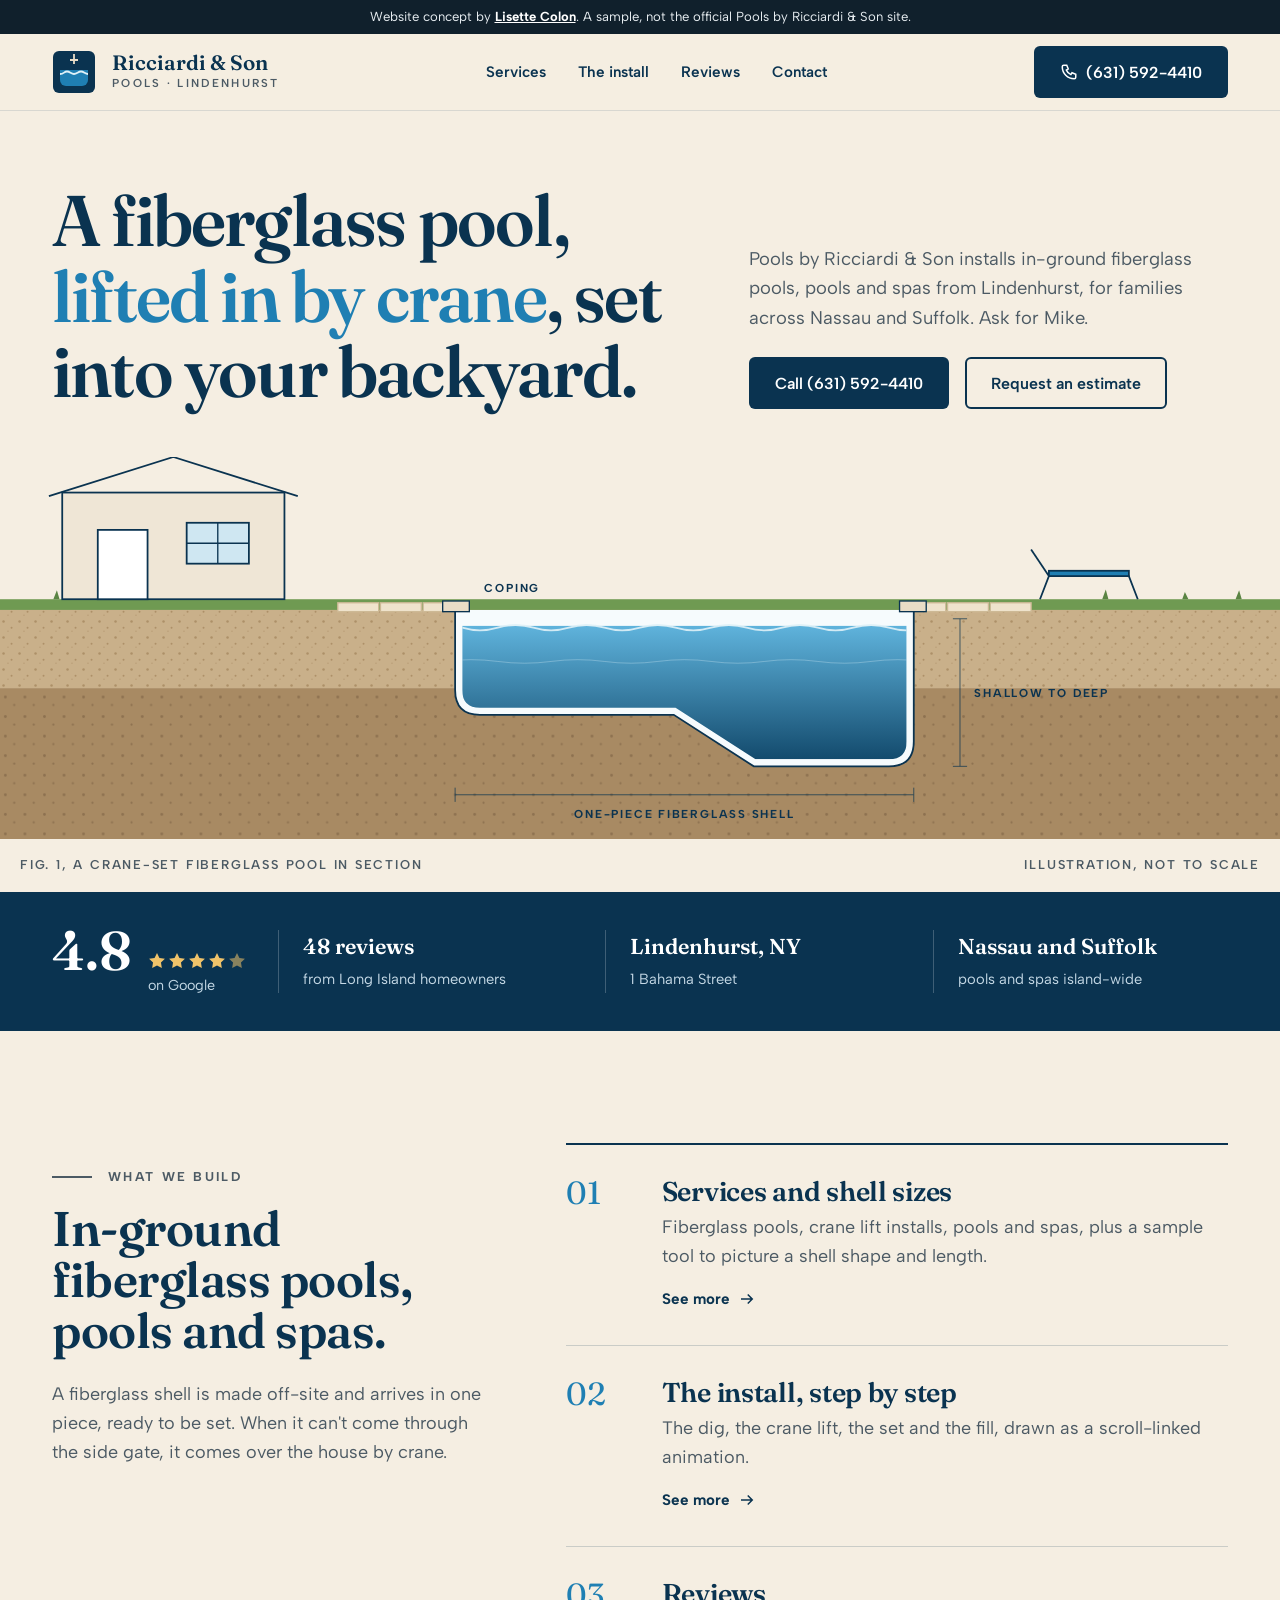
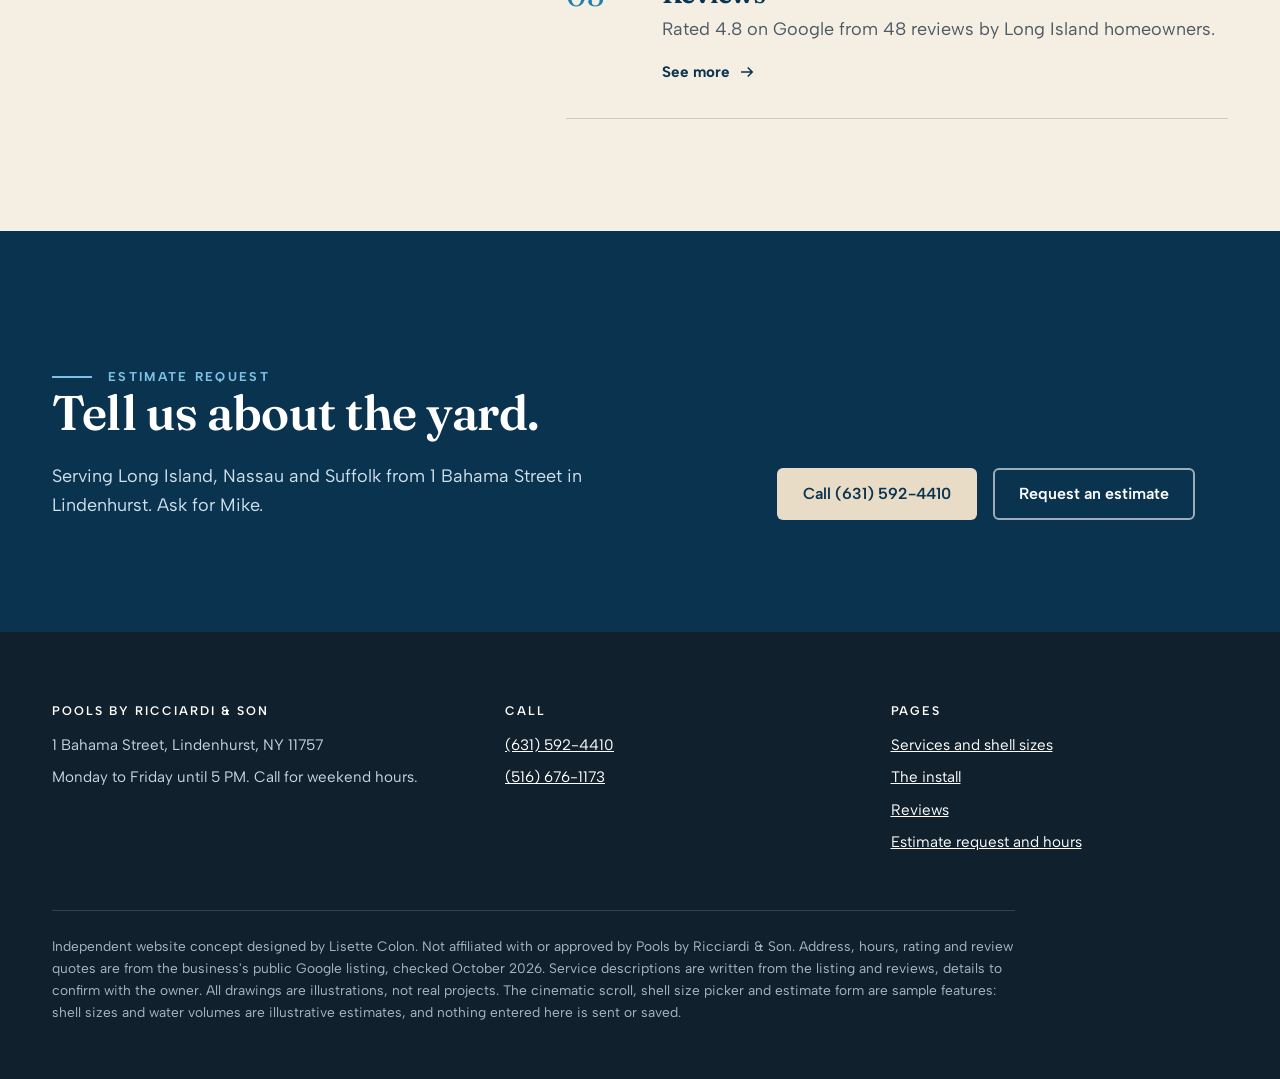
<file: index.html>
<!doctype html>
<html lang="en">
<head>
<meta charset="utf-8">
<meta name="viewport" content="width=device-width, initial-scale=1">
<title>Pools by Ricciardi &amp; Son (website concept)</title>
<meta name="description" content="Website concept for Pools by Ricciardi & Son of Lindenhurst, NY: in-ground fiberglass pools set by crane, pools and spas across Nassau and Suffolk.">
<meta name="robots" content="noindex">
<link rel="preconnect" href="https://fonts.googleapis.com">
<link rel="preconnect" href="https://fonts.gstatic.com" crossorigin>
<link href="https://fonts.googleapis.com/css2?family=Fraunces:opsz,wght@9..144,400;9..144,600;9..144,700&family=Albert+Sans:wght@400;500;600;700&display=swap" rel="stylesheet">
<link rel="stylesheet" href="styles.css">
</head>
<body>
<a class="skip" href="#main">Skip to content</a>
<div class="concept">Website concept by <a href="https://www.lisettecolon.com">Lisette Colon</a>. A sample, not the official Pools by Ricciardi &amp; Son site.</div>

<header class="site" data-nav-header>
 <div class="wrap hd">
  <a class="brand" href="index.html" aria-label="Pools by Ricciardi and Son, home" aria-current="page">
   <svg viewBox="0 0 44 44" aria-hidden="true"><rect x="1" y="1" width="42" height="42" rx="6" fill="#0a3350"/><path d="M8 20h28v10a6 6 0 0 1-6 6H14a6 6 0 0 1-6-6z" fill="#1f7fb3"/><path d="M8 24c4 0 4-2.5 7-2.5S19 24 22 24s4-2.5 7-2.5 4 2.5 7 2.5" stroke="#dff1f8" stroke-width="1.8" fill="none"/><path d="M22 4v10M18 10h8" stroke="#e9dcc6" stroke-width="1.8"/></svg>
   <span><b>Ricciardi &amp; Son</b><small>Pools &middot; Lindenhurst</small></span>
  </a>
  <nav id="nav" aria-label="Main" data-nav-menu>
   <ul>
    <li><a href="services.html">Services</a></li>
    <li><a href="install.html">The install</a></li>
    <li><a href="reviews.html">Reviews</a></li>
    <li><a href="contact.html">Contact</a></li>
    <li class="nav-cta"><a class="btn btn-deep" href="tel:+16315924410">Call (631) 592-4410</a></li>
   </ul>
  </nav>
  <div class="hd-call">
   <a class="btn btn-deep" href="tel:+16315924410"><svg viewBox="0 0 24 24" fill="none" stroke="currentColor" stroke-width="2" aria-hidden="true"><path d="M5 3h4l2 5-2.5 1.5a11 11 0 0 0 6 6L16 13l5 2v4a2 2 0 0 1-2 2A16 16 0 0 1 3 5a2 2 0 0 1 2-2"/></svg>(631) 592-4410</a>
   <button class="menu-btn" type="button" aria-expanded="false" aria-controls="nav" data-nav-toggle><i aria-hidden="true"><span></span><span></span><span></span></i><b>Menu</b></button>
  </div>
 </div>
</header>

<main id="main">
<section class="hero" id="top">
 <div class="wrap">
  <div class="hero-grid">
   <h1>A fiberglass pool, <span class="lift">lifted in by crane</span>, set into your backyard.</h1>
   <div class="hero-side">
    <p>Pools by Ricciardi &amp; Son installs in-ground fiberglass pools, pools and spas from Lindenhurst, for families across Nassau and Suffolk. Ask for Mike.</p>
    <div class="hero-actions">
     <a class="btn btn-deep" href="tel:+16315924410">Call (631) 592-4410</a>
     <a class="btn btn-ghost" href="contact.html">Request an estimate</a>
    </div>
   </div>
  </div>
 </div>
 <div class="section-draw">
  <svg viewBox="0 0 1440 430" role="img" aria-label="Illustrated cross-section of a backyard with a fiberglass pool shell set into the ground, filled with water, with a travertine deck and lounge chair.">
   <defs>
    <linearGradient id="hw" x1="0" y1="0" x2="0" y2="1"><stop offset="0" stop-color="#5fb3dc"/><stop offset="1" stop-color="#0e4466"/></linearGradient>
    <pattern id="soil" width="18" height="18" patternUnits="userSpaceOnUse"><rect width="18" height="18" fill="#c9b08a"/><circle cx="4" cy="5" r="1.4" fill="#ad9068"/><circle cx="13" cy="12" r="1.1" fill="#ad9068"/><circle cx="9" cy="16" r=".8" fill="#b89c75"/></pattern>
    <pattern id="soil2" width="22" height="22" patternUnits="userSpaceOnUse"><rect width="22" height="22" fill="#a88a63"/><circle cx="6" cy="6" r="1.6" fill="#8d7150"/><circle cx="16" cy="15" r="1.2" fill="#8d7150"/></pattern>
    <clipPath id="hwclip"><path d="M520 182 L520 262 Q520 282 540 282 L760 282 L850 340 L1000 340 Q1020 340 1020 320 L1020 182 Z"/></clipPath>
   </defs>
   <rect x="0" y="170" width="1440" height="90" fill="url(#soil)"/>
   <rect x="0" y="260" width="1440" height="170" fill="url(#soil2)"/>
   <!-- lawn -->
   <rect x="0" y="160" width="1440" height="12" fill="#6f9a52"/>
   <g fill="#5a8443"><path d="M60 160l4-10 3 10M110 160l3-8 4 8M1240 160l4-11 3 11M1330 160l3-8 4 8M1390 160l4-10 3 10"/></g>
   <!-- house edge -->
   <g>
    <rect x="70" y="40" width="250" height="120" fill="#efe6d6" stroke="#0a3350" stroke-width="2"/>
    <path d="M55 44 L195 0 L335 44" fill="none" stroke="#0a3350" stroke-width="2"/>
    <rect x="110" y="82" width="56" height="78" fill="#fff" stroke="#0a3350" stroke-width="2"/>
    <rect x="210" y="74" width="70" height="46" fill="#cfe7f2" stroke="#0a3350" stroke-width="2"/>
    <path d="M245 74v46M210 97h70" stroke="#0a3350" stroke-width="1.5"/>
   </g>
   <!-- deck pavers -->
   <g fill="#efe3cc" stroke="#cdb995" stroke-width="1.5">
    <rect x="380" y="164" width="46" height="10"/><rect x="428" y="164" width="46" height="10"/><rect x="476" y="164" width="46" height="10"/>
    <rect x="1018" y="164" width="46" height="10"/><rect x="1066" y="164" width="46" height="10"/><rect x="1114" y="164" width="46" height="10"/>
   </g>
   <!-- shell -->
   <path d="M512 172 L512 262 Q512 290 540 290 L758 290 L848 348 L1000 348 Q1028 348 1028 320 L1028 172" fill="#f6fbfd" stroke="#0a3350" stroke-width="2"/>
   <g clip-path="url(#hwclip)">
    <rect x="500" y="190" width="540" height="160" fill="url(#hw)"/>
    <g class="wave-anim"><path d="M480 192 q20 -6 40 0 t40 0 t40 0 t40 0 t40 0 t40 0 t40 0 t40 0 t40 0 t40 0 t40 0 t40 0 t40 0 t40 0 t40 0" stroke="#dff1f8" stroke-width="2" fill="none" opacity=".9"/>
    <path d="M500 230 q30 -4 60 0 t60 0 t60 0 t60 0 t60 0 t60 0 t60 0 t60 0 t60 0" stroke="#dff1f8" stroke-width="1" fill="none" opacity=".35"/></g>
   </g>
   <!-- coping -->
   <rect x="498" y="162" width="30" height="12" fill="#e9dcc6" stroke="#0a3350" stroke-width="1.5"/>
   <rect x="1012" y="162" width="30" height="12" fill="#e9dcc6" stroke="#0a3350" stroke-width="1.5"/>
   <!-- chair -->
   <g stroke="#0a3350" stroke-width="2" fill="none"><path d="M1170 160 l10 -26 l90 0 l10 26"/><path d="M1180 134 l-20 -30"/><rect x="1180" y="128" width="90" height="6" fill="#1f7fb3"/></g>
   <!-- dimension annotations -->
   <g stroke="#0a3350" stroke-width="1" fill="none" opacity=".8">
    <path d="M512 380 L1028 380"/><path d="M512 372v16M1028 372v16"/>
    <path d="M1080 182 L1080 348"/><path d="M1072 182h16M1072 348h16"/>
   </g>
   <g font-family="Albert Sans, system-ui, sans-serif" font-size="13" font-weight="700" letter-spacing="2" fill="#0a3350">
    <text x="770" y="406" text-anchor="middle">ONE-PIECE FIBERGLASS SHELL</text>
    <text x="1096" y="270">SHALLOW TO DEEP</text>
    <text x="545" y="152">COPING</text>
   </g>
  </svg>
  <div class="wrap draw-cap"><span>Fig. 1, a crane-set fiberglass pool in section</span><span>Illustration, not to scale</span></div>
 </div>
</section>

<section class="proof" aria-label="At a glance">
 <div class="wrap">
  <div class="score"><b>4.8</b><div><div class="stars" aria-label="4.8 out of 5 stars"><svg viewBox="0 0 20 20" aria-hidden="true"><path d="M10 1l2.7 5.6 6.1.9-4.4 4.3 1 6.1L10 15l-5.4 2.9 1-6.1L1.2 7.5l6.1-.9z" fill="#f0c36a"/></svg><svg viewBox="0 0 20 20" aria-hidden="true"><path d="M10 1l2.7 5.6 6.1.9-4.4 4.3 1 6.1L10 15l-5.4 2.9 1-6.1L1.2 7.5l6.1-.9z" fill="#f0c36a"/></svg><svg viewBox="0 0 20 20" aria-hidden="true"><path d="M10 1l2.7 5.6 6.1.9-4.4 4.3 1 6.1L10 15l-5.4 2.9 1-6.1L1.2 7.5l6.1-.9z" fill="#f0c36a"/></svg><svg viewBox="0 0 20 20" aria-hidden="true"><path d="M10 1l2.7 5.6 6.1.9-4.4 4.3 1 6.1L10 15l-5.4 2.9 1-6.1L1.2 7.5l6.1-.9z" fill="#f0c36a"/></svg><svg viewBox="0 0 20 20" aria-hidden="true"><path d="M10 1l2.7 5.6 6.1.9-4.4 4.3 1 6.1L10 15l-5.4 2.9 1-6.1L1.2 7.5l6.1-.9z" fill="#f0c36a" opacity=".55"/></svg></div><span style="font-size:.9rem;color:#c5d9e6">on Google</span></div></div>
  <div class="proof-item"><b>48 reviews</b><span>from Long Island homeowners</span></div>
  <div class="proof-item"><b>Lindenhurst, NY</b><span>1 Bahama Street</span></div>
  <div class="proof-item"><b>Nassau and Suffolk</b><span>pools and spas island-wide</span></div>
 </div>
</section>

<section class="guide" aria-labelledby="guide-h">
 <div class="wrap guide-grid">
  <div class="guide-head">
   <p class="eyebrow">What we build</p>
   <h2 id="guide-h">In-ground fiberglass pools, pools and spas.</h2>
   <p>A fiberglass shell is made off-site and arrives in one piece, ready to be set. When it can't come through the side gate, it comes over the house by crane.</p>
  </div>
  <div class="rows">
   <a class="row" href="services.html">
    <span class="n">01</span>
    <div>
     <h3>Services and shell sizes</h3>
     <p>Fiberglass pools, crane lift installs, pools and spas, plus a sample tool to picture a shell shape and length.</p>
     <span class="go">See more <svg viewBox="0 0 24 24" fill="none" stroke="currentColor" stroke-width="2" aria-hidden="true"><path d="M4 12h15M13 6l6 6-6 6"/></svg></span>
    </div>
   </a>
   <a class="row" href="install.html">
    <span class="n">02</span>
    <div>
     <h3>The install, step by step</h3>
     <p>The dig, the crane lift, the set and the fill, drawn as a scroll-linked animation.</p>
     <span class="go">See more <svg viewBox="0 0 24 24" fill="none" stroke="currentColor" stroke-width="2" aria-hidden="true"><path d="M4 12h15M13 6l6 6-6 6"/></svg></span>
    </div>
   </a>
   <a class="row" href="reviews.html">
    <span class="n">03</span>
    <div>
     <h3>Reviews</h3>
     <p>Rated 4.8 on Google from 48 reviews by Long Island homeowners.</p>
     <span class="go">See more <svg viewBox="0 0 24 24" fill="none" stroke="currentColor" stroke-width="2" aria-hidden="true"><path d="M4 12h15M13 6l6 6-6 6"/></svg></span>
    </div>
   </a>
  </div>
 </div>
</section>

<section class="cta" aria-labelledby="cta-h">
 <div class="wrap cta-grid">
  <div>
   <p class="eyebrow">Estimate request</p>
   <h2 id="cta-h">Tell us about the yard.</h2>
   <p>Serving Long Island, Nassau and Suffolk from 1 Bahama Street in Lindenhurst. Ask for Mike.</p>
  </div>
  <div class="cta-actions">
   <a class="btn btn-sand" href="tel:+16315924410">Call (631) 592-4410</a>
   <a class="btn btn-line" href="contact.html">Request an estimate</a>
  </div>
 </div>
</section>
</main>

<footer>
 <div class="wrap">
  <div class="ft">
   <div>
    <h4>Pools by Ricciardi &amp; Son</h4>
    <p>1 Bahama Street, Lindenhurst, NY 11757</p>
    <p>Monday to Friday until 5 PM. Call for weekend hours.</p>
   </div>
   <div>
    <h4>Call</h4>
    <p><a href="tel:+16315924410">(631) 592-4410</a></p>
    <p><a href="tel:+15166761173">(516) 676-1173</a></p>
   </div>
   <div>
    <h4>Pages</h4>
    <p><a href="services.html">Services and shell sizes</a></p>
    <p><a href="install.html">The install</a></p>
    <p><a href="reviews.html">Reviews</a></p>
    <p><a href="contact.html">Estimate request and hours</a></p>
   </div>
  </div>
  <p class="disc">Independent website concept designed by Lisette Colon. Not affiliated with or approved by Pools by Ricciardi &amp; Son. Address, hours, rating and review quotes are from the business's public Google listing, checked October 2026. Service descriptions are written from the listing and reviews, details to confirm with the owner. All drawings are illustrations, not real projects. The cinematic scroll, shell size picker and estimate form are sample features: shell sizes and water volumes are illustrative estimates, and nothing entered here is sent or saved.</p>
 </div>
</footer>
<a class="btn btn-deep sticky-call" href="tel:+16315924410">Call (631) 592-4410</a>
<script src="site.js"></script>
<!-- navkit: sticky-nav helpers (anchor offset, active section, menu keyboard). Insert once, right before </body>. -->
<style data-navkit>
[id]{scroll-margin-top:calc(var(--hh,80px) + 14px)}
[data-nav-header] a[aria-current="true"],[data-nav-menu] a[aria-current="true"]{text-decoration:underline;text-decoration-thickness:2px;text-underline-offset:6px}
</style>
<script data-navkit>
(function(){
  var d=document.documentElement;
  var hdr=document.querySelector('[data-nav-header]')||document.querySelector('header');
  if(!hdr)return;hdr.setAttribute('data-nav-header','');
  var setH=function(){var r=hdr.getBoundingClientRect();var pos=getComputedStyle(hdr).position;d.style.setProperty('--hh',((pos==='sticky'||pos==='fixed')?Math.round(r.height):0)+'px')};
  setH();addEventListener('resize',setH);addEventListener('load',setH);if(document.fonts&&document.fonts.ready)document.fonts.ready.then(setH);
  // menu: toggle button + panel
  var tog=hdr.querySelector('[data-nav-toggle]')||hdr.querySelector('button[aria-controls]')||[].slice.call(hdr.querySelectorAll('button')).filter(function(b){return /menu|nav|burger/i.test((b.getAttribute('aria-label')||'')+' '+b.className+' '+b.textContent)})[0];
  var menu=document.querySelector('[data-nav-menu]')||(tog&&tog.getAttribute('aria-controls')&&document.getElementById(tog.getAttribute('aria-controls')));
  if(menu)menu.setAttribute('data-nav-menu','');
  if(tog){
    if(!tog.hasAttribute('aria-expanded'))tog.setAttribute('aria-expanded','false');
    tog.addEventListener('click',function(){setTimeout(function(){var o=tog.getAttribute('aria-expanded')==='true';if(o&&menu){var f=menu.querySelector('a,button');if(f)f.focus({preventScroll:true})}},30)});
    document.addEventListener('keydown',function(e){if(e.key==='Escape'&&tog.getAttribute('aria-expanded')==='true'){tog.click();tog.focus()}});
    if(menu)[].slice.call(menu.querySelectorAll('a[href^="#"]')).forEach(function(a){a.addEventListener('click',function(){setTimeout(function(){if(tog.getAttribute('aria-expanded')==='true')tog.click()},0)})});
  }
  // active section (stable: last linked section whose top passed just below the header)
  var links=[].slice.call(document.querySelectorAll('[data-nav-header] a[href^="#"],[data-nav-menu] a[href^="#"]')).filter(function(a){var h=a.getAttribute('href');return h.length>1&&h!=='#top'&&document.getElementById(h.slice(1))});
  if(links.length){
    var ids=[];links.forEach(function(a){var id=a.getAttribute('href').slice(1);if(ids.indexOf(id)<0)ids.push(id)});
    ids.sort(function(a,b){return document.getElementById(a).compareDocumentPosition(document.getElementById(b))&2?1:-1});
    var cur=null,tk=false;
    var upd=function(){tk=false;var hh=parseFloat(getComputedStyle(d).getPropertyValue('--hh'))||0;var line=hh+Math.min(160,innerHeight*.25),pick=null;
      ids.forEach(function(id){if(document.getElementById(id).getBoundingClientRect().top<=line)pick=id});
      if(Math.ceil(scrollY+innerHeight)>=d.scrollHeight-2)pick=ids[ids.length-1];
      if(pick===cur)return;cur=pick;links.forEach(function(a){if(a.getAttribute('href')==='#'+pick)a.setAttribute('aria-current','true');else a.removeAttribute('aria-current')})};
    addEventListener('scroll',function(){if(!tk){tk=true;requestAnimationFrame(upd)}},{passive:true});addEventListener('resize',upd);upd();
  }
  // direct links: re-align after layout settles
  if(location.hash.length>1){var t=document.getElementById(decodeURIComponent(location.hash.slice(1)));if(t)addEventListener('load',function(){setH();t.scrollIntoView({block:'start'})})}
})();
</script>
</body>
</html>
</file>
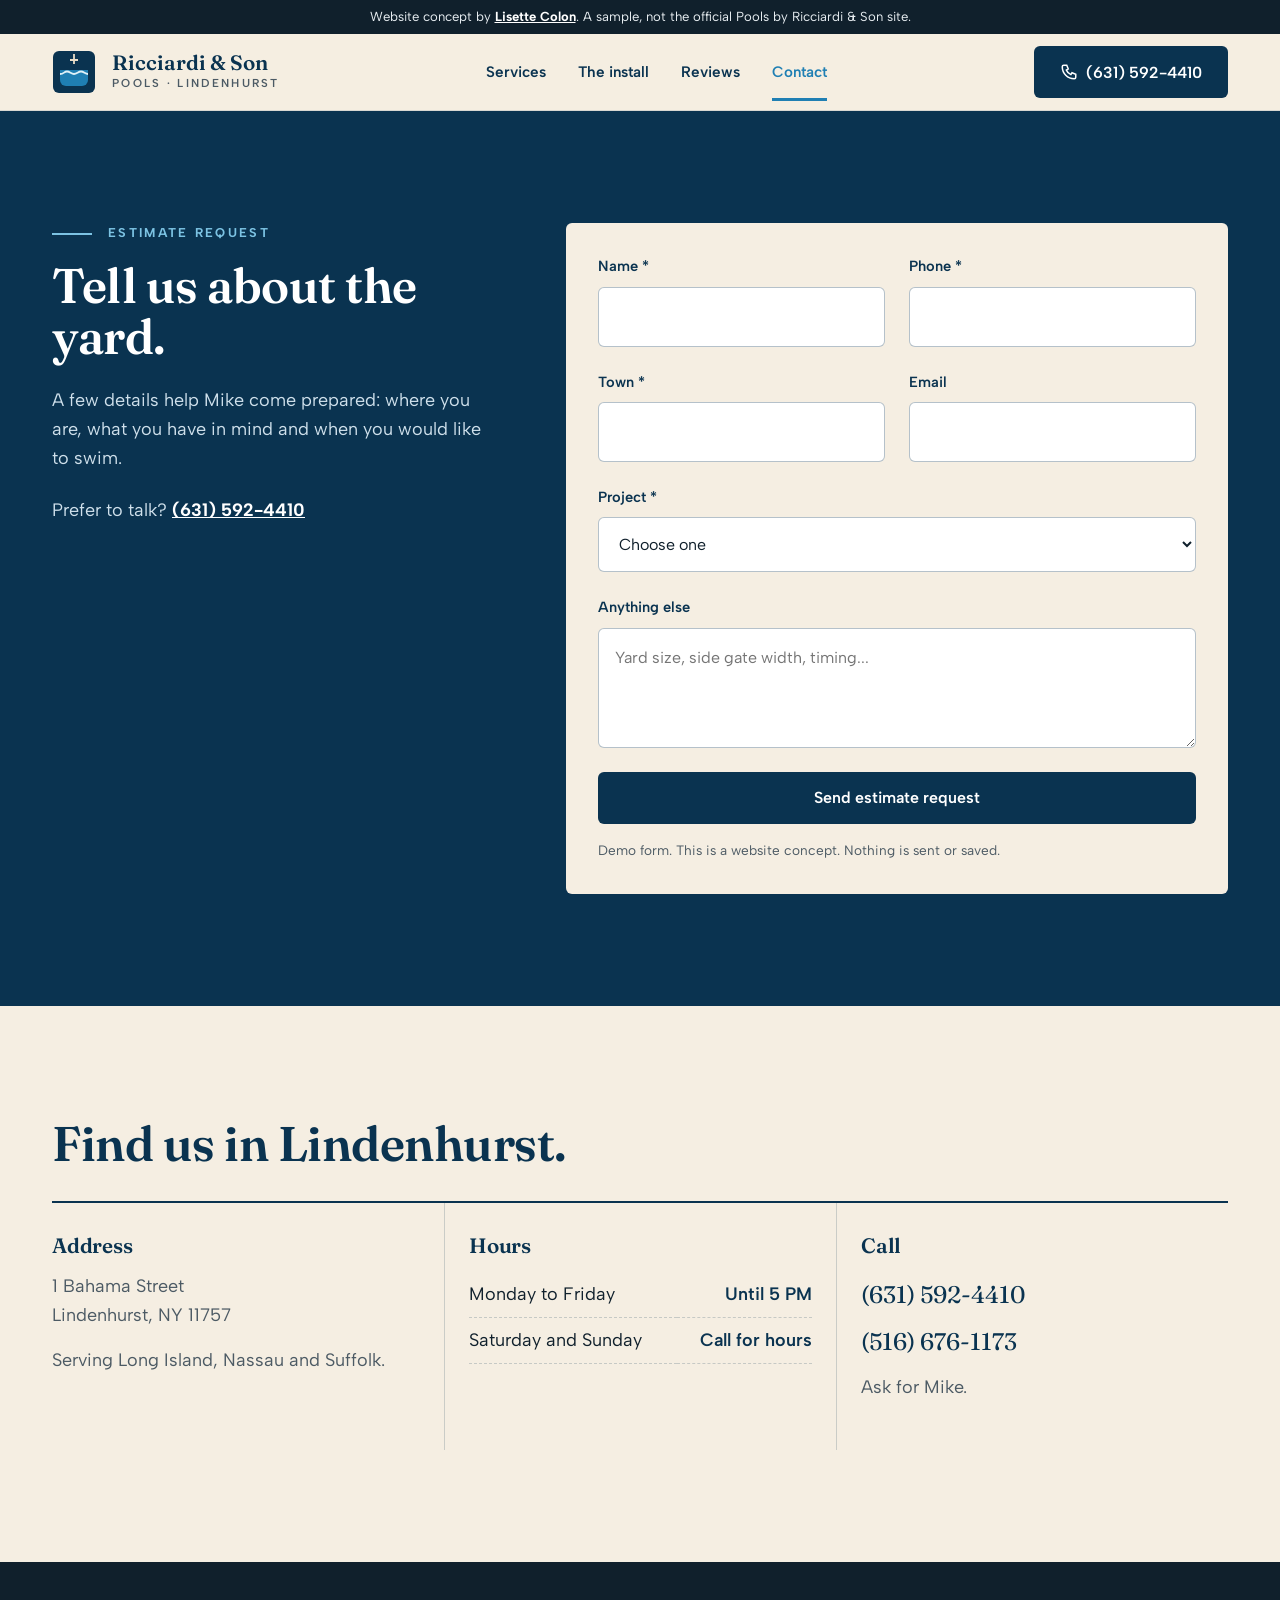
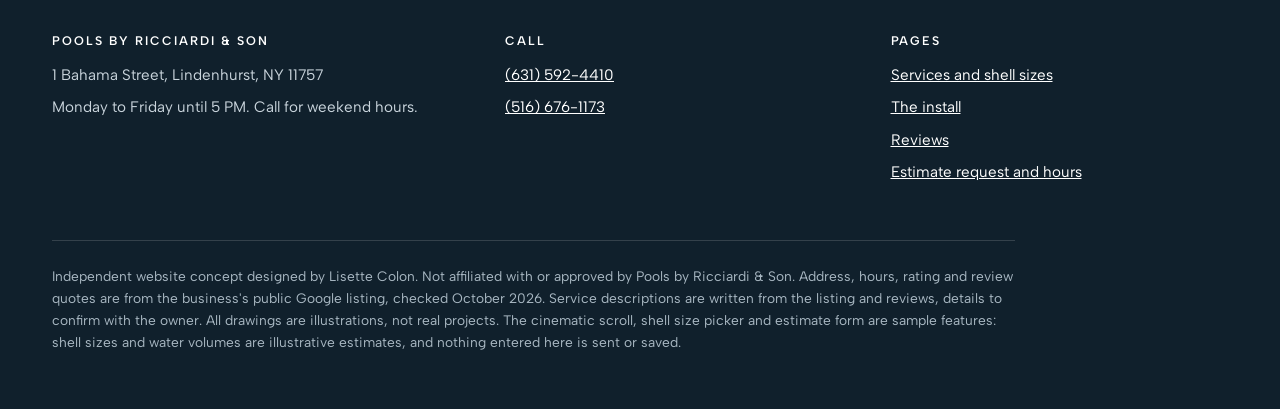
<file: contact.html>
<!doctype html>
<html lang="en">
<head>
<meta charset="utf-8">
<meta name="viewport" content="width=device-width, initial-scale=1">
<title>Estimate request and hours | Pools by Ricciardi &amp; Son (concept)</title>
<meta name="description" content="Website concept for Pools by Ricciardi & Son of Lindenhurst, NY: address, hours, phone numbers and a sample estimate request form.">
<meta name="robots" content="noindex">
<link rel="preconnect" href="https://fonts.googleapis.com">
<link rel="preconnect" href="https://fonts.gstatic.com" crossorigin>
<link href="https://fonts.googleapis.com/css2?family=Fraunces:opsz,wght@9..144,400;9..144,600;9..144,700&family=Albert+Sans:wght@400;500;600;700&display=swap" rel="stylesheet">
<link rel="stylesheet" href="styles.css">
</head>
<body>
<a class="skip" href="#main">Skip to content</a>
<div class="concept">Website concept by <a href="https://www.lisettecolon.com">Lisette Colon</a>. A sample, not the official Pools by Ricciardi &amp; Son site.</div>

<header class="site" data-nav-header>
 <div class="wrap hd">
  <a class="brand" href="index.html" aria-label="Pools by Ricciardi and Son, home">
   <svg viewBox="0 0 44 44" aria-hidden="true"><rect x="1" y="1" width="42" height="42" rx="6" fill="#0a3350"/><path d="M8 20h28v10a6 6 0 0 1-6 6H14a6 6 0 0 1-6-6z" fill="#1f7fb3"/><path d="M8 24c4 0 4-2.5 7-2.5S19 24 22 24s4-2.5 7-2.5 4 2.5 7 2.5" stroke="#dff1f8" stroke-width="1.8" fill="none"/><path d="M22 4v10M18 10h8" stroke="#e9dcc6" stroke-width="1.8"/></svg>
   <span><b>Ricciardi &amp; Son</b><small>Pools &middot; Lindenhurst</small></span>
  </a>
  <nav id="nav" aria-label="Main" data-nav-menu>
   <ul>
    <li><a href="services.html">Services</a></li>
    <li><a href="install.html">The install</a></li>
    <li><a href="reviews.html">Reviews</a></li>
    <li><a href="contact.html" aria-current="page">Contact</a></li>
    <li class="nav-cta"><a class="btn btn-deep" href="tel:+16315924410">Call (631) 592-4410</a></li>
   </ul>
  </nav>
  <div class="hd-call">
   <a class="btn btn-deep" href="tel:+16315924410"><svg viewBox="0 0 24 24" fill="none" stroke="currentColor" stroke-width="2" aria-hidden="true"><path d="M5 3h4l2 5-2.5 1.5a11 11 0 0 0 6 6L16 13l5 2v4a2 2 0 0 1-2 2A16 16 0 0 1 3 5a2 2 0 0 1 2-2"/></svg>(631) 592-4410</a>
   <button class="menu-btn" type="button" aria-expanded="false" aria-controls="nav" data-nav-toggle><i aria-hidden="true"><span></span><span></span><span></span></i><b>Menu</b></button>
  </div>
 </div>
</header>

<main id="main">
<section class="contact" id="contact">
 <div class="wrap contact-grid">
  <div>
   <p class="eyebrow" style="color:var(--pool-l)">Estimate request</p>
   <h1>Tell us about the yard.</h1>
   <p class="lede">A few details help Mike come prepared: where you are, what you have in mind and when you would like to swim.</p>
   <p class="lede">Prefer to talk? <a href="tel:+16315924410" style="color:#fff;font-weight:700">(631) 592-4410</a></p>
  </div>
  <div>
   <form class="form" data-demo data-done="done1" novalidate>
    <div class="fgrid">
     <div class="field"><label for="f-name">Name *</label><input id="f-name" name="name" required autocomplete="name"><span class="msg">Please add your name.</span></div>
     <div class="field"><label for="f-phone">Phone *</label><input id="f-phone" name="phone" type="tel" required autocomplete="tel"><span class="msg">Please add a phone number.</span></div>
     <div class="field"><label for="f-town">Town *</label><input id="f-town" name="town" required><span class="msg">Which town is the yard in?</span></div>
     <div class="field"><label for="f-email">Email</label><input id="f-email" name="email" type="email" autocomplete="email"><span class="msg">That email looks incomplete.</span></div>
     <div class="field full"><label for="f-type">Project *</label><select id="f-type" name="type" required><option value="">Choose one</option><option>New in-ground fiberglass pool</option><option>Pool with spa</option><option>Spa</option><option>Something else</option></select><span class="msg">Please choose a project.</span></div>
     <div class="field full"><label for="f-msg">Anything else</label><textarea id="f-msg" name="msg" placeholder="Yard size, side gate width, timing..."></textarea></div>
    </div>
    <button class="btn btn-deep" type="submit" style="margin-top:var(--s4);width:100%">Send estimate request</button>
    <p class="demo-note">Demo form. This is a website concept. Nothing is sent or saved.</p>
   </form>
   <div class="done" id="done1" hidden tabindex="-1">
    <h3>Demo complete.</h3>
    <p>This is a website concept, so nothing was sent or saved. On the live site, this request would go straight to Ricciardi &amp; Son.</p>
    <button class="btn btn-deep restart" type="button">Start over</button>
   </div>
  </div>
 </div>
</section>

<section class="visit" id="visit">
 <div class="wrap">
  <h2>Find us in Lindenhurst.</h2>
  <div class="visit-grid">
   <div>
    <h3>Address</h3>
    <p>1 Bahama Street<br>Lindenhurst, NY 11757</p>
    <p>Serving Long Island, Nassau and Suffolk.</p>
   </div>
   <div>
    <h3>Hours</h3>
    <table class="hours"><tbody>
     <tr><td>Monday to Friday</td><td>Until 5 PM</td></tr>
     <tr><td>Saturday and Sunday</td><td>Call for hours</td></tr>
    </tbody></table>
   </div>
   <div>
    <h3>Call</h3>
    <a class="tel" href="tel:+16315924410">(631) 592-4410</a><br>
    <a class="tel" href="tel:+15166761173">(516) 676-1173</a>
    <p style="margin-top:var(--s2)">Ask for Mike.</p>
   </div>
  </div>
 </div>
</section>
</main>

<footer>
 <div class="wrap">
  <div class="ft">
   <div>
    <h4>Pools by Ricciardi &amp; Son</h4>
    <p>1 Bahama Street, Lindenhurst, NY 11757</p>
    <p>Monday to Friday until 5 PM. Call for weekend hours.</p>
   </div>
   <div>
    <h4>Call</h4>
    <p><a href="tel:+16315924410">(631) 592-4410</a></p>
    <p><a href="tel:+15166761173">(516) 676-1173</a></p>
   </div>
   <div>
    <h4>Pages</h4>
    <p><a href="services.html">Services and shell sizes</a></p>
    <p><a href="install.html">The install</a></p>
    <p><a href="reviews.html">Reviews</a></p>
    <p><a href="contact.html">Estimate request and hours</a></p>
   </div>
  </div>
  <p class="disc">Independent website concept designed by Lisette Colon. Not affiliated with or approved by Pools by Ricciardi &amp; Son. Address, hours, rating and review quotes are from the business's public Google listing, checked October 2026. Service descriptions are written from the listing and reviews, details to confirm with the owner. All drawings are illustrations, not real projects. The cinematic scroll, shell size picker and estimate form are sample features: shell sizes and water volumes are illustrative estimates, and nothing entered here is sent or saved.</p>
 </div>
</footer>
<a class="btn btn-deep sticky-call" href="tel:+16315924410">Call (631) 592-4410</a>
<script src="site.js"></script>
<!-- navkit: sticky-nav helpers (anchor offset, active section, menu keyboard). Insert once, right before </body>. -->
<style data-navkit>
[id]{scroll-margin-top:calc(var(--hh,80px) + 14px)}
[data-nav-header] a[aria-current="true"],[data-nav-menu] a[aria-current="true"]{text-decoration:underline;text-decoration-thickness:2px;text-underline-offset:6px}
</style>
<script data-navkit>
(function(){
  var d=document.documentElement;
  var hdr=document.querySelector('[data-nav-header]')||document.querySelector('header');
  if(!hdr)return;hdr.setAttribute('data-nav-header','');
  var setH=function(){var r=hdr.getBoundingClientRect();var pos=getComputedStyle(hdr).position;d.style.setProperty('--hh',((pos==='sticky'||pos==='fixed')?Math.round(r.height):0)+'px')};
  setH();addEventListener('resize',setH);addEventListener('load',setH);if(document.fonts&&document.fonts.ready)document.fonts.ready.then(setH);
  // menu: toggle button + panel
  var tog=hdr.querySelector('[data-nav-toggle]')||hdr.querySelector('button[aria-controls]')||[].slice.call(hdr.querySelectorAll('button')).filter(function(b){return /menu|nav|burger/i.test((b.getAttribute('aria-label')||'')+' '+b.className+' '+b.textContent)})[0];
  var menu=document.querySelector('[data-nav-menu]')||(tog&&tog.getAttribute('aria-controls')&&document.getElementById(tog.getAttribute('aria-controls')));
  if(menu)menu.setAttribute('data-nav-menu','');
  if(tog){
    if(!tog.hasAttribute('aria-expanded'))tog.setAttribute('aria-expanded','false');
    tog.addEventListener('click',function(){setTimeout(function(){var o=tog.getAttribute('aria-expanded')==='true';if(o&&menu){var f=menu.querySelector('a,button');if(f)f.focus({preventScroll:true})}},30)});
    document.addEventListener('keydown',function(e){if(e.key==='Escape'&&tog.getAttribute('aria-expanded')==='true'){tog.click();tog.focus()}});
    if(menu)[].slice.call(menu.querySelectorAll('a[href^="#"]')).forEach(function(a){a.addEventListener('click',function(){setTimeout(function(){if(tog.getAttribute('aria-expanded')==='true')tog.click()},0)})});
  }
  // active section (stable: last linked section whose top passed just below the header)
  var links=[].slice.call(document.querySelectorAll('[data-nav-header] a[href^="#"],[data-nav-menu] a[href^="#"]')).filter(function(a){var h=a.getAttribute('href');return h.length>1&&h!=='#top'&&document.getElementById(h.slice(1))});
  if(links.length){
    var ids=[];links.forEach(function(a){var id=a.getAttribute('href').slice(1);if(ids.indexOf(id)<0)ids.push(id)});
    ids.sort(function(a,b){return document.getElementById(a).compareDocumentPosition(document.getElementById(b))&2?1:-1});
    var cur=null,tk=false;
    var upd=function(){tk=false;var hh=parseFloat(getComputedStyle(d).getPropertyValue('--hh'))||0;var line=hh+Math.min(160,innerHeight*.25),pick=null;
      ids.forEach(function(id){if(document.getElementById(id).getBoundingClientRect().top<=line)pick=id});
      if(Math.ceil(scrollY+innerHeight)>=d.scrollHeight-2)pick=ids[ids.length-1];
      if(pick===cur)return;cur=pick;links.forEach(function(a){if(a.getAttribute('href')==='#'+pick)a.setAttribute('aria-current','true');else a.removeAttribute('aria-current')})};
    addEventListener('scroll',function(){if(!tk){tk=true;requestAnimationFrame(upd)}},{passive:true});addEventListener('resize',upd);upd();
  }
  // direct links: re-align after layout settles
  if(location.hash.length>1){var t=document.getElementById(decodeURIComponent(location.hash.slice(1)));if(t)addEventListener('load',function(){setH();t.scrollIntoView({block:'start'})})}
})();
</script>
</body>
</html>
</file>
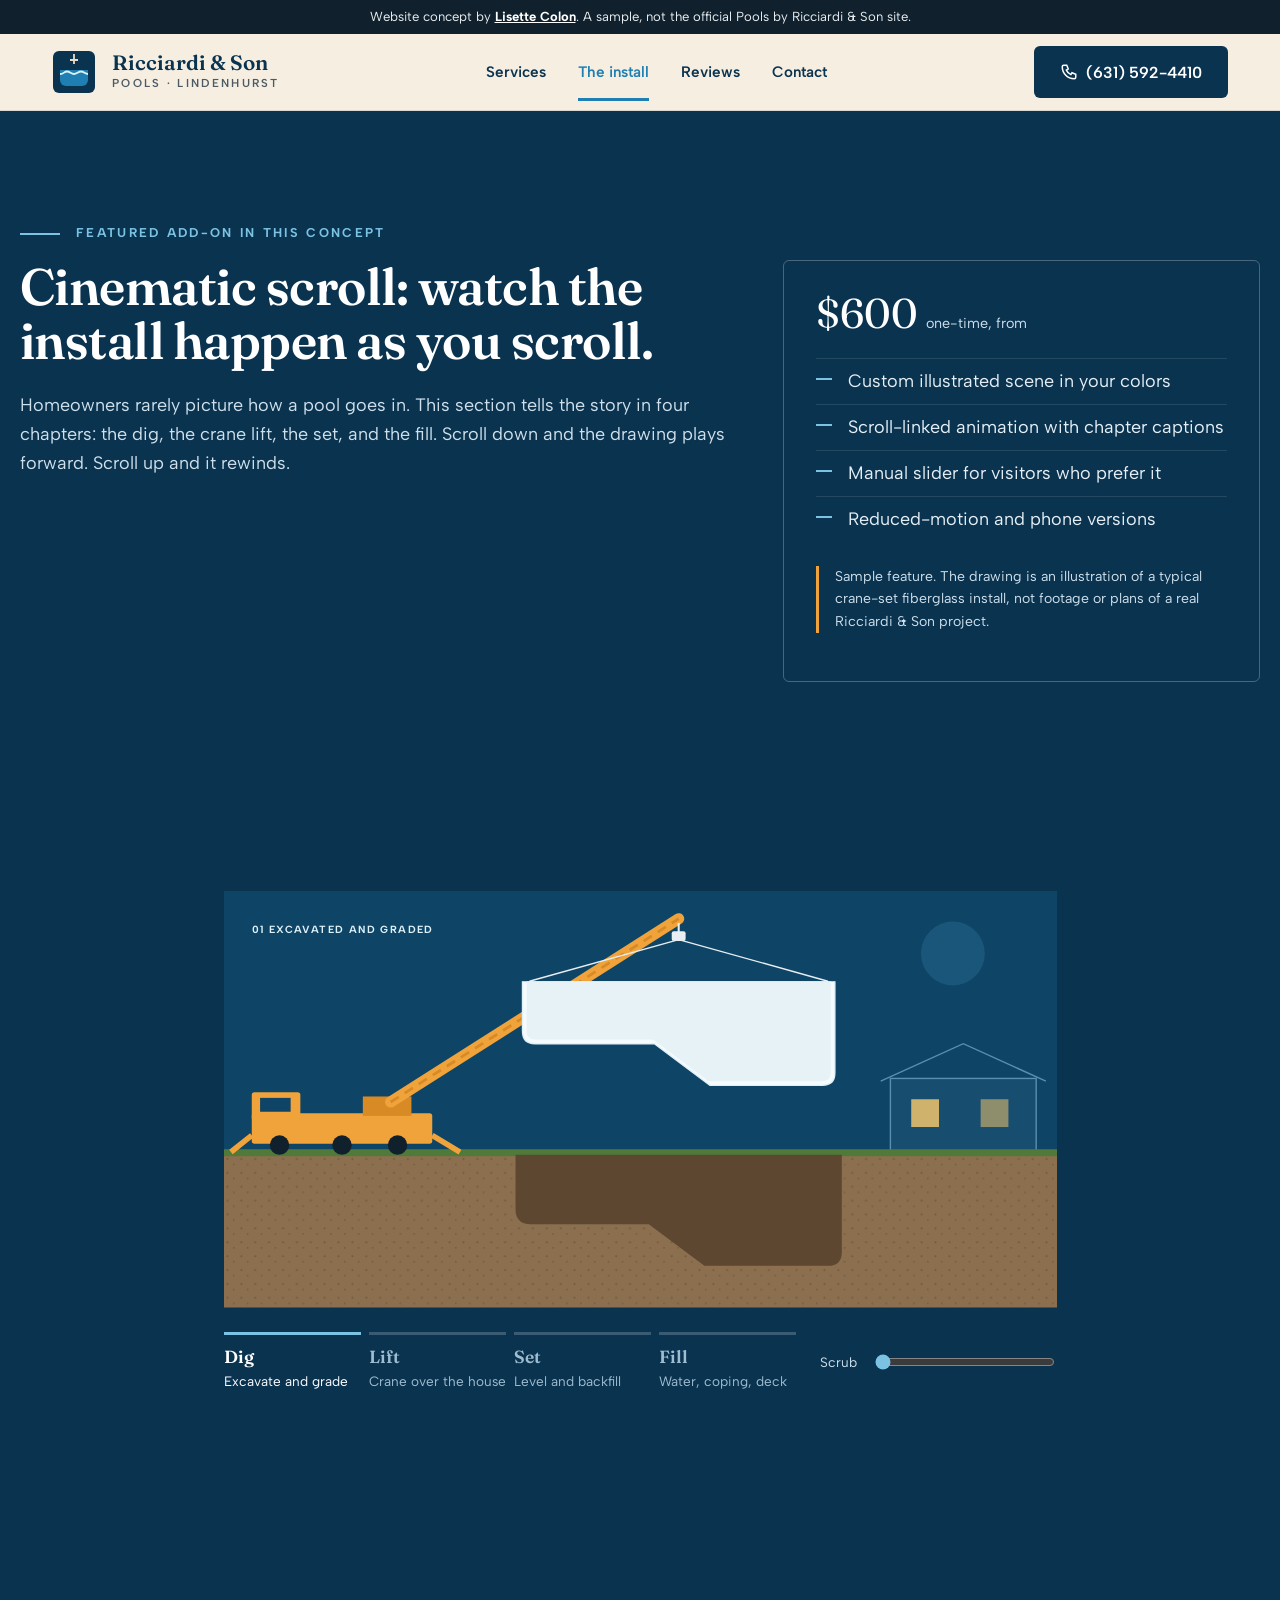
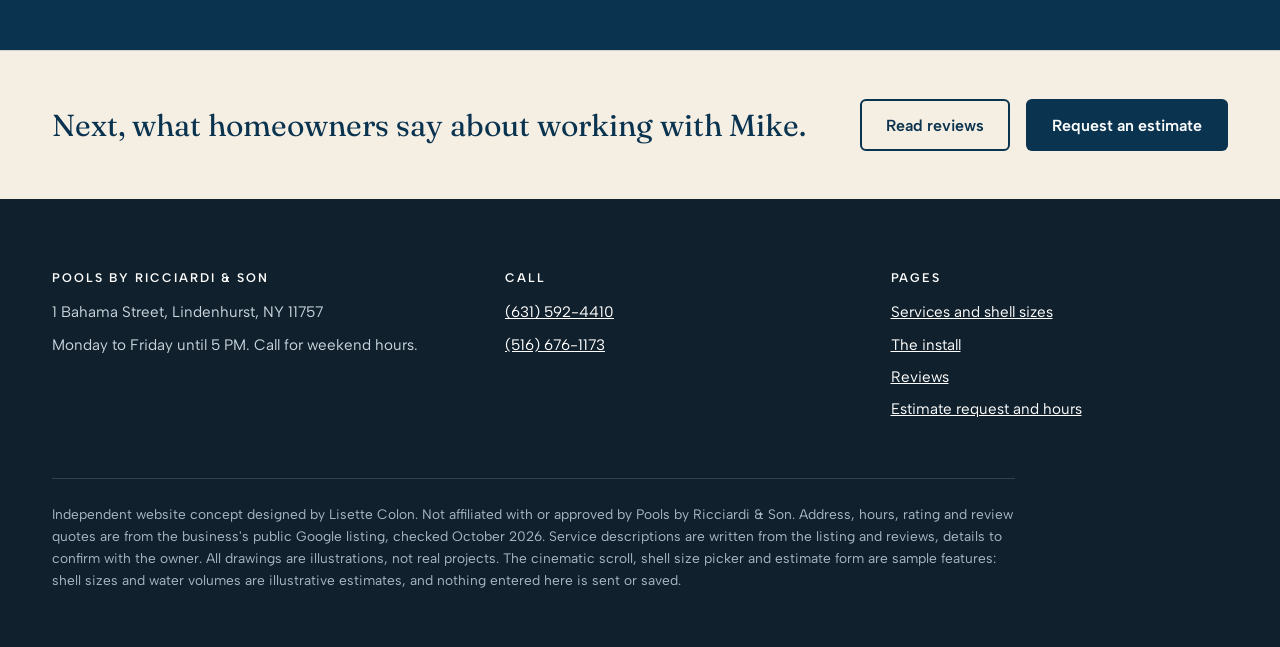
<file: install.html>
<!doctype html>
<html lang="en">
<head>
<meta charset="utf-8">
<meta name="viewport" content="width=device-width, initial-scale=1">
<title>The install | Pools by Ricciardi &amp; Son (concept)</title>
<meta name="description" content="Website concept for Pools by Ricciardi & Son of Lindenhurst, NY: a scroll-linked illustration of a crane-set fiberglass pool install.">
<meta name="robots" content="noindex">
<link rel="preconnect" href="https://fonts.googleapis.com">
<link rel="preconnect" href="https://fonts.gstatic.com" crossorigin>
<link href="https://fonts.googleapis.com/css2?family=Fraunces:opsz,wght@9..144,400;9..144,600;9..144,700&family=Albert+Sans:wght@400;500;600;700&display=swap" rel="stylesheet">
<link rel="stylesheet" href="styles.css">
</head>
<body>
<a class="skip" href="#main">Skip to content</a>
<div class="concept">Website concept by <a href="https://www.lisettecolon.com">Lisette Colon</a>. A sample, not the official Pools by Ricciardi &amp; Son site.</div>

<header class="site" data-nav-header>
 <div class="wrap hd">
  <a class="brand" href="index.html" aria-label="Pools by Ricciardi and Son, home">
   <svg viewBox="0 0 44 44" aria-hidden="true"><rect x="1" y="1" width="42" height="42" rx="6" fill="#0a3350"/><path d="M8 20h28v10a6 6 0 0 1-6 6H14a6 6 0 0 1-6-6z" fill="#1f7fb3"/><path d="M8 24c4 0 4-2.5 7-2.5S19 24 22 24s4-2.5 7-2.5 4 2.5 7 2.5" stroke="#dff1f8" stroke-width="1.8" fill="none"/><path d="M22 4v10M18 10h8" stroke="#e9dcc6" stroke-width="1.8"/></svg>
   <span><b>Ricciardi &amp; Son</b><small>Pools &middot; Lindenhurst</small></span>
  </a>
  <nav id="nav" aria-label="Main" data-nav-menu>
   <ul>
    <li><a href="services.html">Services</a></li>
    <li><a href="install.html" aria-current="page">The install</a></li>
    <li><a href="reviews.html">Reviews</a></li>
    <li><a href="contact.html">Contact</a></li>
    <li class="nav-cta"><a class="btn btn-deep" href="tel:+16315924410">Call (631) 592-4410</a></li>
   </ul>
  </nav>
  <div class="hd-call">
   <a class="btn btn-deep" href="tel:+16315924410"><svg viewBox="0 0 24 24" fill="none" stroke="currentColor" stroke-width="2" aria-hidden="true"><path d="M5 3h4l2 5-2.5 1.5a11 11 0 0 0 6 6L16 13l5 2v4a2 2 0 0 1-2 2A16 16 0 0 1 3 5a2 2 0 0 1 2-2"/></svg>(631) 592-4410</a>
   <button class="menu-btn" type="button" aria-expanded="false" aria-controls="nav" data-nav-toggle><i aria-hidden="true"><span></span><span></span><span></span></i><b>Menu</b></button>
  </div>
 </div>
</header>

<main id="main">
<section class="addon" id="install" aria-labelledby="addon-h">
 <div class="wrap addon-intro">
  <p class="eyebrow">Featured add-on in this concept</p>
  <div class="addon-top">
   <div>
    <h1 id="addon-h">Cinematic scroll: watch the install happen as you scroll.</h1>
    <p style="margin-top:var(--s4)">Homeowners rarely picture how a pool goes in. This section tells the story in four chapters: the dig, the crane lift, the set, and the fill. Scroll down and the drawing plays forward. Scroll up and it rewinds.</p>
   </div>
   <div class="price-card">
    <div class="price">$600<small>one-time, from</small></div>
    <ul>
     <li>Custom illustrated scene in your colors</li>
     <li>Scroll-linked animation with chapter captions</li>
     <li>Manual slider for visitors who prefer it</li>
     <li>Reduced-motion and phone versions</li>
    </ul>
    <p class="sample-note">Sample feature. The drawing is an illustration of a typical crane-set fiberglass install, not footage or plans of a real Ricciardi &amp; Son project.</p>
   </div>
  </div>
 </div>
 <div class="cine-track" id="cineTrack">
  <div class="cine-stage">
   <div class="wrap">
    <svg id="cine" viewBox="0 0 1200 600" role="img" aria-label="Animated illustration: a fiberglass pool shell is lowered by crane into an excavated backyard, then filled with water and finished with a deck.">
     <defs>
      <pattern id="c-soil" width="20" height="20" patternUnits="userSpaceOnUse"><rect width="20" height="20" fill="#8b6f4e"/><circle cx="5" cy="6" r="1.5" fill="#735a3e"/><circle cx="14" cy="14" r="1.2" fill="#735a3e"/></pattern>
      <pattern id="c-fill" width="14" height="14" patternUnits="userSpaceOnUse"><rect width="14" height="14" fill="#b69a72"/><circle cx="4" cy="4" r="1" fill="#9d8160"/><circle cx="10" cy="10" r="1" fill="#9d8160"/></pattern>
      <linearGradient id="c-water" x1="0" y1="0" x2="0" y2="1"><stop offset="0" stop-color="#6fc0e4"/><stop offset="1" stop-color="#14608c"/></linearGradient>
      <clipPath id="c-inner"><path d="M436 380 L436 452 Q436 464 448 464 L618 464 L698 524 L862 524 Q874 524 874 512 L874 380 Z"/></clipPath>
     </defs>
     <!-- sky band -->
     <rect width="1200" height="380" fill="#0e4466"/>
     <g fill="#1a5679"><circle cx="1050" cy="90" r="46"/></g>
     <!-- house at back right -->
     <g transform="translate(960 230)">
      <rect x="0" y="40" width="210" height="110" fill="#174e70" stroke="#5a8fb0" stroke-width="2"/>
      <path d="M-14 44 L105 -10 L224 44" fill="none" stroke="#5a8fb0" stroke-width="2"/>
      <rect x="30" y="70" width="40" height="40" fill="#f0c36a" opacity=".85"/><rect x="130" y="70" width="40" height="40" fill="#f0c36a" opacity=".55"/>
     </g>
     <!-- ground -->
     <rect x="0" y="380" width="1200" height="220" fill="url(#c-soil)"/>
     <rect x="0" y="372" width="1200" height="10" fill="#4f7a3a"/>
     <!-- excavation -->
     <path d="M420 380 L420 458 Q420 480 442 480 L612 480 L692 540 L870 540 Q890 540 890 520 L890 380 Z" fill="#5d4730"/>
     <!-- backfill (appears) -->
     <g id="c-backfill" opacity="0"><path d="M420 380 L420 458 Q420 480 442 480 L612 480 L692 540 L870 540 Q890 540 890 520 L890 380 L880 380 L880 512 Q880 530 862 530 L700 530 L620 470 L448 470 Q430 470 430 452 L430 380 Z" fill="url(#c-fill)"/></g>
     <!-- crane -->
     <g id="c-crane">
      <rect x="40" y="320" width="260" height="44" rx="4" fill="#f0a33a"/>
      <rect x="40" y="290" width="70" height="40" rx="4" fill="#f0a33a"/>
      <rect x="52" y="298" width="44" height="20" fill="#0e4466"/>
      <circle cx="80" cy="366" r="14" fill="#10202c"/><circle cx="170" cy="366" r="14" fill="#10202c"/><circle cx="250" cy="366" r="14" fill="#10202c"/>
      <path d="M300 352 L340 376 M40 352 L10 376" stroke="#f0a33a" stroke-width="8"/>
      <rect x="200" y="296" width="70" height="28" fill="#d88a24"/>
      <line id="c-boom" x1="240" y1="304" x2="655" y2="40" stroke="#f0a33a" stroke-width="16" stroke-linecap="round"/>
      <line x1="240" y1="304" x2="655" y2="40" stroke="#d88a24" stroke-width="4" stroke-dasharray="14 10"/>
     </g>
     <!-- cable + rigging -->
     <line id="c-cable" x1="655" y1="46" x2="655" y2="130" stroke="#e8eef2" stroke-width="3"/>
     <g id="c-rig">
      <rect id="c-hook" x="645" y="128" width="20" height="14" rx="3" fill="#e8eef2"/>
      <line id="c-r1" x1="655" y1="140" x2="440" y2="380" stroke="#e8eef2" stroke-width="2"/>
      <line id="c-r2" x1="655" y1="140" x2="870" y2="380" stroke="#e8eef2" stroke-width="2"/>
     </g>
     <!-- shell -->
     <g id="c-shell">
      <path d="M430 380 L430 452 Q430 470 448 470 L620 470 L700 530 L862 530 Q880 530 880 512 L880 380" fill="#f6fbfd" stroke="#dff1f8" stroke-width="2"/>
      <path d="M436 380 L436 452 Q436 464 448 464 L618 464 L698 524 L862 524 Q874 524 874 512 L874 380" fill="#e7f2f7"/>
      <g clip-path="url(#c-inner)"><rect id="c-waterRect" x="430" y="530" width="460" height="0" fill="url(#c-water)"/></g>
      <path id="c-surface" d="M436 392 H874" stroke="#dff1f8" stroke-width="2" opacity="0"/>
     </g>
     <!-- finish -->
     <g id="c-finish" opacity="0">
      <rect x="414" y="368" width="30" height="14" fill="#e9dcc6"/><rect x="866" y="368" width="30" height="14" fill="#e9dcc6"/>
      <g fill="#efe3cc" stroke="#cdb995" stroke-width="1.5"><rect x="320" y="370" width="46" height="12"/><rect x="368" y="370" width="46" height="12"/><rect x="896" y="370" width="46" height="12"/><rect x="944" y="370" width="46" height="12"/></g>
      <g stroke="#e8eef2" stroke-width="2.5" fill="none"><path d="M950 370 l8 -20 l70 0 l8 20"/><path d="M958 350 l-16 -24"/></g>
     </g>
     <g font-family="Albert Sans, system-ui, sans-serif" font-size="15" font-weight="700" letter-spacing="2" fill="#dff1f8">
      <text id="c-label" x="40" y="60">01  EXCAVATED AND GRADED</text>
     </g>
    </svg>
    <div class="cine-ui">
     <ol class="chapters" id="chapters">
      <li class="on"><b>Dig</b>Excavate and grade</li>
      <li><b>Lift</b>Crane over the house</li>
      <li><b>Set</b>Level and backfill</li>
      <li><b>Fill</b>Water, coping, deck</li>
     </ol>
     <label class="scrub">Scrub <input type="range" id="scrub" min="0" max="100" value="0" aria-label="Install animation progress"></label>
    </div>
   </div>
  </div>
 </div>
</section>
<section class="next" aria-label="Next">
 <div class="wrap">
  <p>Next, what homeowners say about working with Mike.</p>
  <div class="next-actions">
   <a class="btn btn-ghost" href="reviews.html">Read reviews</a>
   <a class="btn btn-deep" href="contact.html">Request an estimate</a>
  </div>
 </div>
</section>
</main>

<footer>
 <div class="wrap">
  <div class="ft">
   <div>
    <h4>Pools by Ricciardi &amp; Son</h4>
    <p>1 Bahama Street, Lindenhurst, NY 11757</p>
    <p>Monday to Friday until 5 PM. Call for weekend hours.</p>
   </div>
   <div>
    <h4>Call</h4>
    <p><a href="tel:+16315924410">(631) 592-4410</a></p>
    <p><a href="tel:+15166761173">(516) 676-1173</a></p>
   </div>
   <div>
    <h4>Pages</h4>
    <p><a href="services.html">Services and shell sizes</a></p>
    <p><a href="install.html">The install</a></p>
    <p><a href="reviews.html">Reviews</a></p>
    <p><a href="contact.html">Estimate request and hours</a></p>
   </div>
  </div>
  <p class="disc">Independent website concept designed by Lisette Colon. Not affiliated with or approved by Pools by Ricciardi &amp; Son. Address, hours, rating and review quotes are from the business's public Google listing, checked October 2026. Service descriptions are written from the listing and reviews, details to confirm with the owner. All drawings are illustrations, not real projects. The cinematic scroll, shell size picker and estimate form are sample features: shell sizes and water volumes are illustrative estimates, and nothing entered here is sent or saved.</p>
 </div>
</footer>
<a class="btn btn-deep sticky-call" href="tel:+16315924410">Call (631) 592-4410</a>
<script src="site.js"></script>
<!-- navkit: sticky-nav helpers (anchor offset, active section, menu keyboard). Insert once, right before </body>. -->
<style data-navkit>
[id]{scroll-margin-top:calc(var(--hh,80px) + 14px)}
[data-nav-header] a[aria-current="true"],[data-nav-menu] a[aria-current="true"]{text-decoration:underline;text-decoration-thickness:2px;text-underline-offset:6px}
</style>
<script data-navkit>
(function(){
  var d=document.documentElement;
  var hdr=document.querySelector('[data-nav-header]')||document.querySelector('header');
  if(!hdr)return;hdr.setAttribute('data-nav-header','');
  var setH=function(){var r=hdr.getBoundingClientRect();var pos=getComputedStyle(hdr).position;d.style.setProperty('--hh',((pos==='sticky'||pos==='fixed')?Math.round(r.height):0)+'px')};
  setH();addEventListener('resize',setH);addEventListener('load',setH);if(document.fonts&&document.fonts.ready)document.fonts.ready.then(setH);
  // menu: toggle button + panel
  var tog=hdr.querySelector('[data-nav-toggle]')||hdr.querySelector('button[aria-controls]')||[].slice.call(hdr.querySelectorAll('button')).filter(function(b){return /menu|nav|burger/i.test((b.getAttribute('aria-label')||'')+' '+b.className+' '+b.textContent)})[0];
  var menu=document.querySelector('[data-nav-menu]')||(tog&&tog.getAttribute('aria-controls')&&document.getElementById(tog.getAttribute('aria-controls')));
  if(menu)menu.setAttribute('data-nav-menu','');
  if(tog){
    if(!tog.hasAttribute('aria-expanded'))tog.setAttribute('aria-expanded','false');
    tog.addEventListener('click',function(){setTimeout(function(){var o=tog.getAttribute('aria-expanded')==='true';if(o&&menu){var f=menu.querySelector('a,button');if(f)f.focus({preventScroll:true})}},30)});
    document.addEventListener('keydown',function(e){if(e.key==='Escape'&&tog.getAttribute('aria-expanded')==='true'){tog.click();tog.focus()}});
    if(menu)[].slice.call(menu.querySelectorAll('a[href^="#"]')).forEach(function(a){a.addEventListener('click',function(){setTimeout(function(){if(tog.getAttribute('aria-expanded')==='true')tog.click()},0)})});
  }
  // active section (stable: last linked section whose top passed just below the header)
  var links=[].slice.call(document.querySelectorAll('[data-nav-header] a[href^="#"],[data-nav-menu] a[href^="#"]')).filter(function(a){var h=a.getAttribute('href');return h.length>1&&h!=='#top'&&document.getElementById(h.slice(1))});
  if(links.length){
    var ids=[];links.forEach(function(a){var id=a.getAttribute('href').slice(1);if(ids.indexOf(id)<0)ids.push(id)});
    ids.sort(function(a,b){return document.getElementById(a).compareDocumentPosition(document.getElementById(b))&2?1:-1});
    var cur=null,tk=false;
    var upd=function(){tk=false;var hh=parseFloat(getComputedStyle(d).getPropertyValue('--hh'))||0;var line=hh+Math.min(160,innerHeight*.25),pick=null;
      ids.forEach(function(id){if(document.getElementById(id).getBoundingClientRect().top<=line)pick=id});
      if(Math.ceil(scrollY+innerHeight)>=d.scrollHeight-2)pick=ids[ids.length-1];
      if(pick===cur)return;cur=pick;links.forEach(function(a){if(a.getAttribute('href')==='#'+pick)a.setAttribute('aria-current','true');else a.removeAttribute('aria-current')})};
    addEventListener('scroll',function(){if(!tk){tk=true;requestAnimationFrame(upd)}},{passive:true});addEventListener('resize',upd);upd();
  }
  // direct links: re-align after layout settles
  if(location.hash.length>1){var t=document.getElementById(decodeURIComponent(location.hash.slice(1)));if(t)addEventListener('load',function(){setH();t.scrollIntoView({block:'start'})})}
})();
</script>
</body>
</html>
</file>
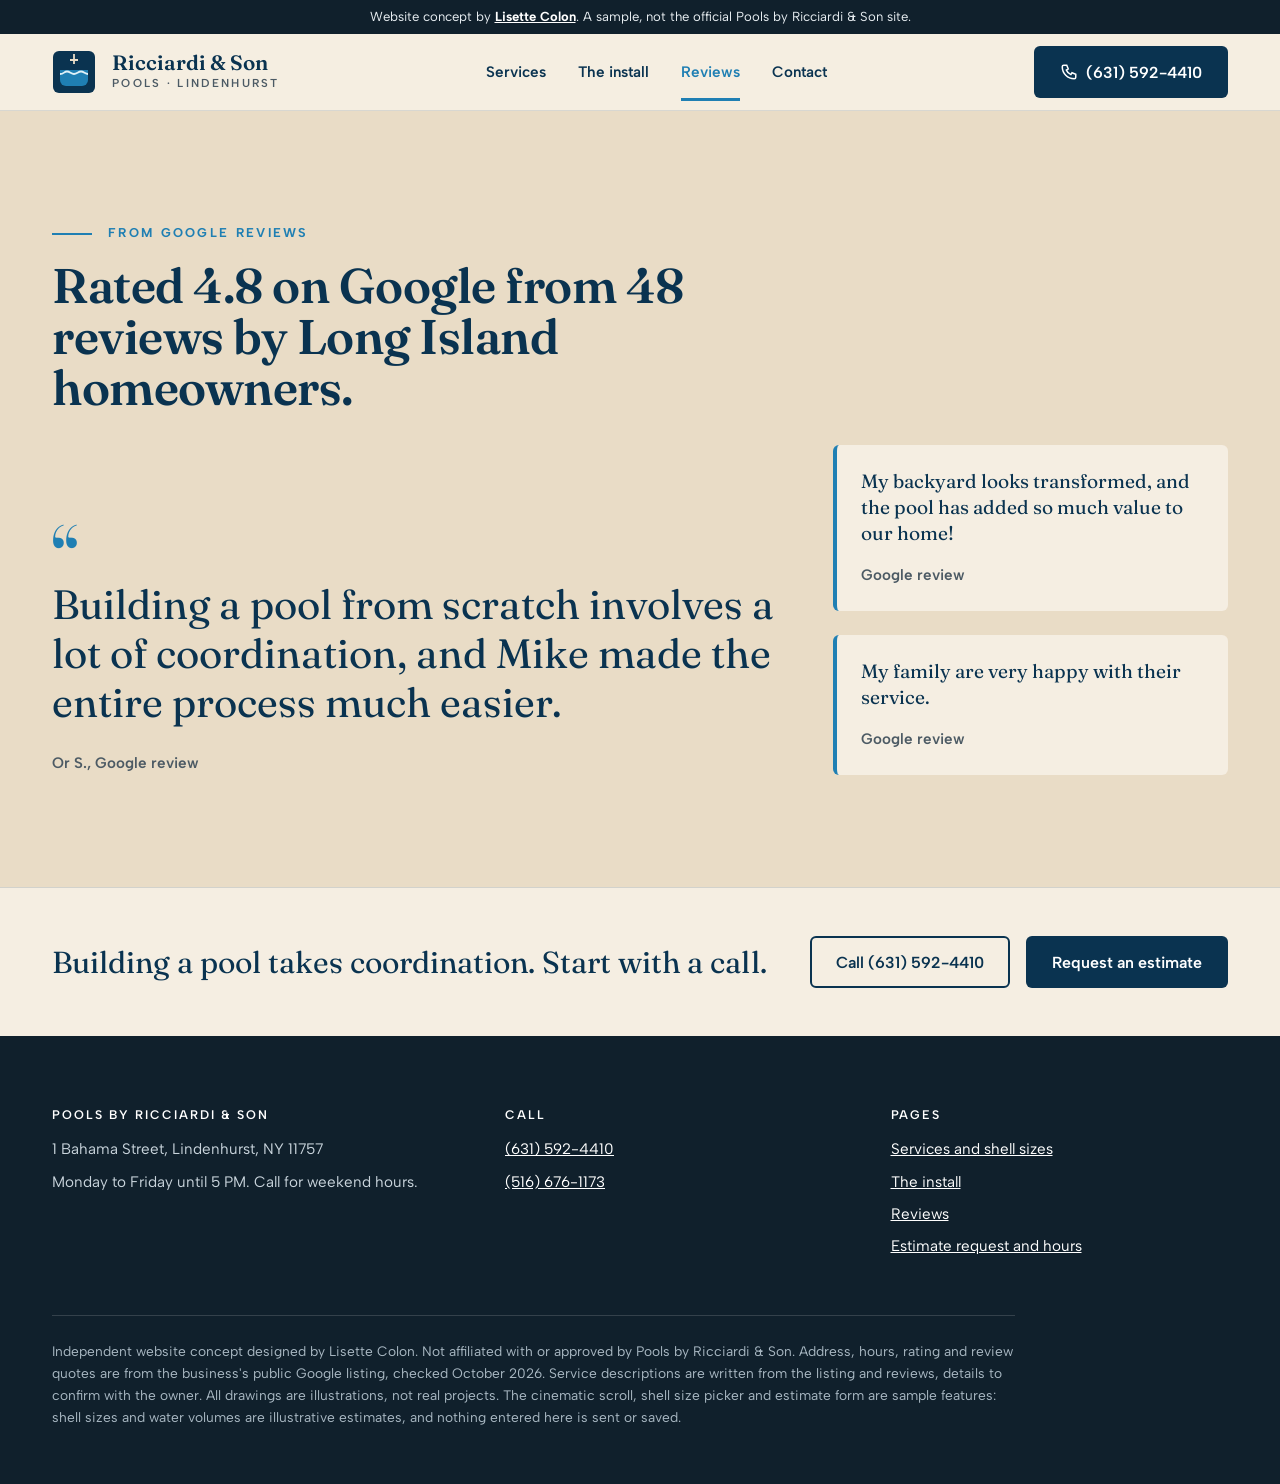
<file: reviews.html>
<!doctype html>
<html lang="en">
<head>
<meta charset="utf-8">
<meta name="viewport" content="width=device-width, initial-scale=1">
<title>Reviews | Pools by Ricciardi &amp; Son (concept)</title>
<meta name="description" content="Website concept for Pools by Ricciardi & Son of Lindenhurst, NY: rated 4.8 on Google from 48 reviews.">
<meta name="robots" content="noindex">
<link rel="preconnect" href="https://fonts.googleapis.com">
<link rel="preconnect" href="https://fonts.gstatic.com" crossorigin>
<link href="https://fonts.googleapis.com/css2?family=Fraunces:opsz,wght@9..144,400;9..144,600;9..144,700&family=Albert+Sans:wght@400;500;600;700&display=swap" rel="stylesheet">
<link rel="stylesheet" href="styles.css">
</head>
<body>
<a class="skip" href="#main">Skip to content</a>
<div class="concept">Website concept by <a href="https://www.lisettecolon.com">Lisette Colon</a>. A sample, not the official Pools by Ricciardi &amp; Son site.</div>

<header class="site" data-nav-header>
 <div class="wrap hd">
  <a class="brand" href="index.html" aria-label="Pools by Ricciardi and Son, home">
   <svg viewBox="0 0 44 44" aria-hidden="true"><rect x="1" y="1" width="42" height="42" rx="6" fill="#0a3350"/><path d="M8 20h28v10a6 6 0 0 1-6 6H14a6 6 0 0 1-6-6z" fill="#1f7fb3"/><path d="M8 24c4 0 4-2.5 7-2.5S19 24 22 24s4-2.5 7-2.5 4 2.5 7 2.5" stroke="#dff1f8" stroke-width="1.8" fill="none"/><path d="M22 4v10M18 10h8" stroke="#e9dcc6" stroke-width="1.8"/></svg>
   <span><b>Ricciardi &amp; Son</b><small>Pools &middot; Lindenhurst</small></span>
  </a>
  <nav id="nav" aria-label="Main" data-nav-menu>
   <ul>
    <li><a href="services.html">Services</a></li>
    <li><a href="install.html">The install</a></li>
    <li><a href="reviews.html" aria-current="page">Reviews</a></li>
    <li><a href="contact.html">Contact</a></li>
    <li class="nav-cta"><a class="btn btn-deep" href="tel:+16315924410">Call (631) 592-4410</a></li>
   </ul>
  </nav>
  <div class="hd-call">
   <a class="btn btn-deep" href="tel:+16315924410"><svg viewBox="0 0 24 24" fill="none" stroke="currentColor" stroke-width="2" aria-hidden="true"><path d="M5 3h4l2 5-2.5 1.5a11 11 0 0 0 6 6L16 13l5 2v4a2 2 0 0 1-2 2A16 16 0 0 1 3 5a2 2 0 0 1 2-2"/></svg>(631) 592-4410</a>
   <button class="menu-btn" type="button" aria-expanded="false" aria-controls="nav" data-nav-toggle><i aria-hidden="true"><span></span><span></span><span></span></i><b>Menu</b></button>
  </div>
 </div>
</header>

<main id="main">
<section class="reviews" id="reviews">
 <div class="wrap">
  <p class="eyebrow">From Google reviews</p>
  <h1>Rated 4.8 on Google from 48 reviews by Long Island homeowners.</h1>
  <div class="reviews-grid">
   <figure style="margin:0">
    <blockquote class="big-quote">Building a pool from scratch involves a lot of coordination, and Mike made the entire process much easier.</blockquote>
    <figcaption>Or S., Google review</figcaption>
   </figure>
   <div class="side-quotes">
    <figure><blockquote>My backyard looks transformed, and the pool has added so much value to our home!</blockquote><figcaption>Google review</figcaption></figure>
    <figure><blockquote>My family are very happy with their service.</blockquote><figcaption>Google review</figcaption></figure>
   </div>
  </div>
 </div>
</section>
<section class="next" aria-label="Next">
 <div class="wrap">
  <p>Building a pool takes coordination. Start with a call.</p>
  <div class="next-actions">
   <a class="btn btn-ghost" href="tel:+16315924410">Call (631) 592-4410</a>
   <a class="btn btn-deep" href="contact.html">Request an estimate</a>
  </div>
 </div>
</section>
</main>

<footer>
 <div class="wrap">
  <div class="ft">
   <div>
    <h4>Pools by Ricciardi &amp; Son</h4>
    <p>1 Bahama Street, Lindenhurst, NY 11757</p>
    <p>Monday to Friday until 5 PM. Call for weekend hours.</p>
   </div>
   <div>
    <h4>Call</h4>
    <p><a href="tel:+16315924410">(631) 592-4410</a></p>
    <p><a href="tel:+15166761173">(516) 676-1173</a></p>
   </div>
   <div>
    <h4>Pages</h4>
    <p><a href="services.html">Services and shell sizes</a></p>
    <p><a href="install.html">The install</a></p>
    <p><a href="reviews.html">Reviews</a></p>
    <p><a href="contact.html">Estimate request and hours</a></p>
   </div>
  </div>
  <p class="disc">Independent website concept designed by Lisette Colon. Not affiliated with or approved by Pools by Ricciardi &amp; Son. Address, hours, rating and review quotes are from the business's public Google listing, checked October 2026. Service descriptions are written from the listing and reviews, details to confirm with the owner. All drawings are illustrations, not real projects. The cinematic scroll, shell size picker and estimate form are sample features: shell sizes and water volumes are illustrative estimates, and nothing entered here is sent or saved.</p>
 </div>
</footer>
<a class="btn btn-deep sticky-call" href="tel:+16315924410">Call (631) 592-4410</a>
<script src="site.js"></script>
<!-- navkit: sticky-nav helpers (anchor offset, active section, menu keyboard). Insert once, right before </body>. -->
<style data-navkit>
[id]{scroll-margin-top:calc(var(--hh,80px) + 14px)}
[data-nav-header] a[aria-current="true"],[data-nav-menu] a[aria-current="true"]{text-decoration:underline;text-decoration-thickness:2px;text-underline-offset:6px}
</style>
<script data-navkit>
(function(){
  var d=document.documentElement;
  var hdr=document.querySelector('[data-nav-header]')||document.querySelector('header');
  if(!hdr)return;hdr.setAttribute('data-nav-header','');
  var setH=function(){var r=hdr.getBoundingClientRect();var pos=getComputedStyle(hdr).position;d.style.setProperty('--hh',((pos==='sticky'||pos==='fixed')?Math.round(r.height):0)+'px')};
  setH();addEventListener('resize',setH);addEventListener('load',setH);if(document.fonts&&document.fonts.ready)document.fonts.ready.then(setH);
  // menu: toggle button + panel
  var tog=hdr.querySelector('[data-nav-toggle]')||hdr.querySelector('button[aria-controls]')||[].slice.call(hdr.querySelectorAll('button')).filter(function(b){return /menu|nav|burger/i.test((b.getAttribute('aria-label')||'')+' '+b.className+' '+b.textContent)})[0];
  var menu=document.querySelector('[data-nav-menu]')||(tog&&tog.getAttribute('aria-controls')&&document.getElementById(tog.getAttribute('aria-controls')));
  if(menu)menu.setAttribute('data-nav-menu','');
  if(tog){
    if(!tog.hasAttribute('aria-expanded'))tog.setAttribute('aria-expanded','false');
    tog.addEventListener('click',function(){setTimeout(function(){var o=tog.getAttribute('aria-expanded')==='true';if(o&&menu){var f=menu.querySelector('a,button');if(f)f.focus({preventScroll:true})}},30)});
    document.addEventListener('keydown',function(e){if(e.key==='Escape'&&tog.getAttribute('aria-expanded')==='true'){tog.click();tog.focus()}});
    if(menu)[].slice.call(menu.querySelectorAll('a[href^="#"]')).forEach(function(a){a.addEventListener('click',function(){setTimeout(function(){if(tog.getAttribute('aria-expanded')==='true')tog.click()},0)})});
  }
  // active section (stable: last linked section whose top passed just below the header)
  var links=[].slice.call(document.querySelectorAll('[data-nav-header] a[href^="#"],[data-nav-menu] a[href^="#"]')).filter(function(a){var h=a.getAttribute('href');return h.length>1&&h!=='#top'&&document.getElementById(h.slice(1))});
  if(links.length){
    var ids=[];links.forEach(function(a){var id=a.getAttribute('href').slice(1);if(ids.indexOf(id)<0)ids.push(id)});
    ids.sort(function(a,b){return document.getElementById(a).compareDocumentPosition(document.getElementById(b))&2?1:-1});
    var cur=null,tk=false;
    var upd=function(){tk=false;var hh=parseFloat(getComputedStyle(d).getPropertyValue('--hh'))||0;var line=hh+Math.min(160,innerHeight*.25),pick=null;
      ids.forEach(function(id){if(document.getElementById(id).getBoundingClientRect().top<=line)pick=id});
      if(Math.ceil(scrollY+innerHeight)>=d.scrollHeight-2)pick=ids[ids.length-1];
      if(pick===cur)return;cur=pick;links.forEach(function(a){if(a.getAttribute('href')==='#'+pick)a.setAttribute('aria-current','true');else a.removeAttribute('aria-current')})};
    addEventListener('scroll',function(){if(!tk){tk=true;requestAnimationFrame(upd)}},{passive:true});addEventListener('resize',upd);upd();
  }
  // direct links: re-align after layout settles
  if(location.hash.length>1){var t=document.getElementById(decodeURIComponent(location.hash.slice(1)));if(t)addEventListener('load',function(){setH();t.scrollIntoView({block:'start'})})}
})();
</script>
</body>
</html>
</file>
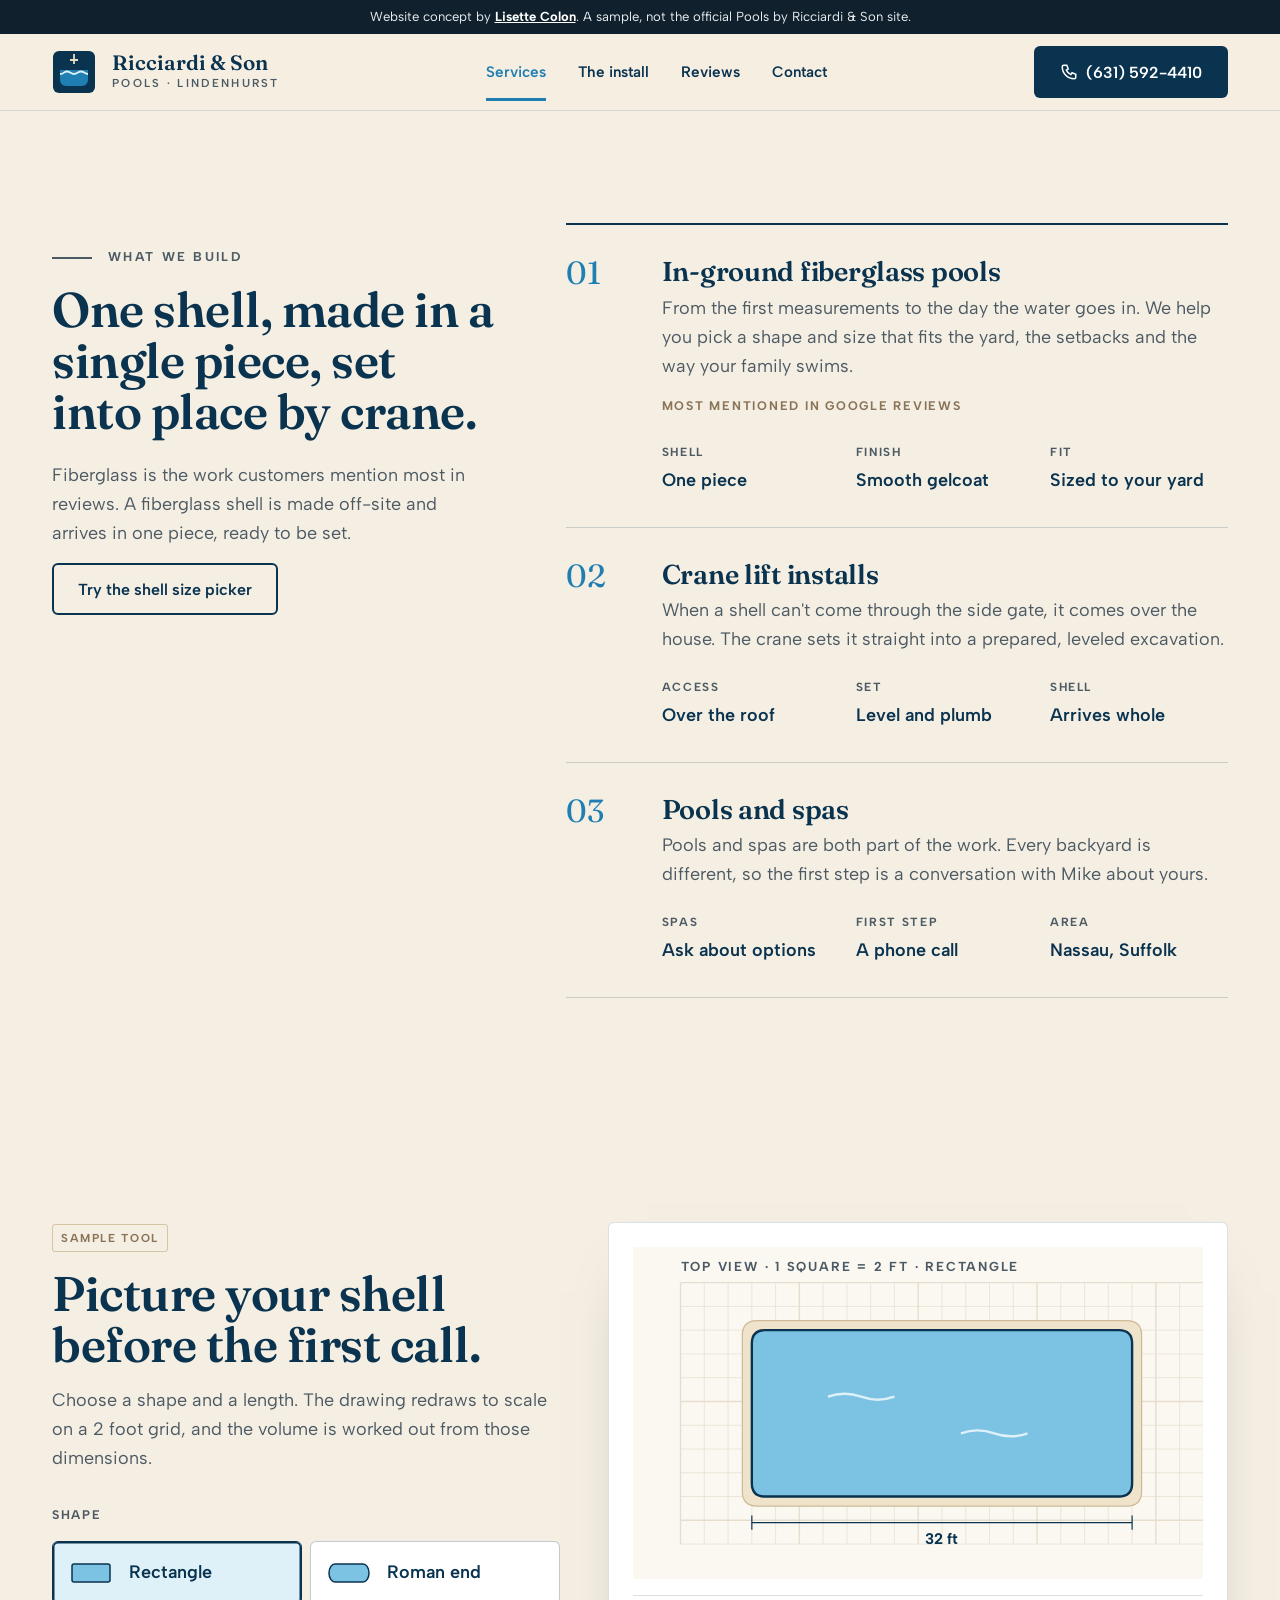
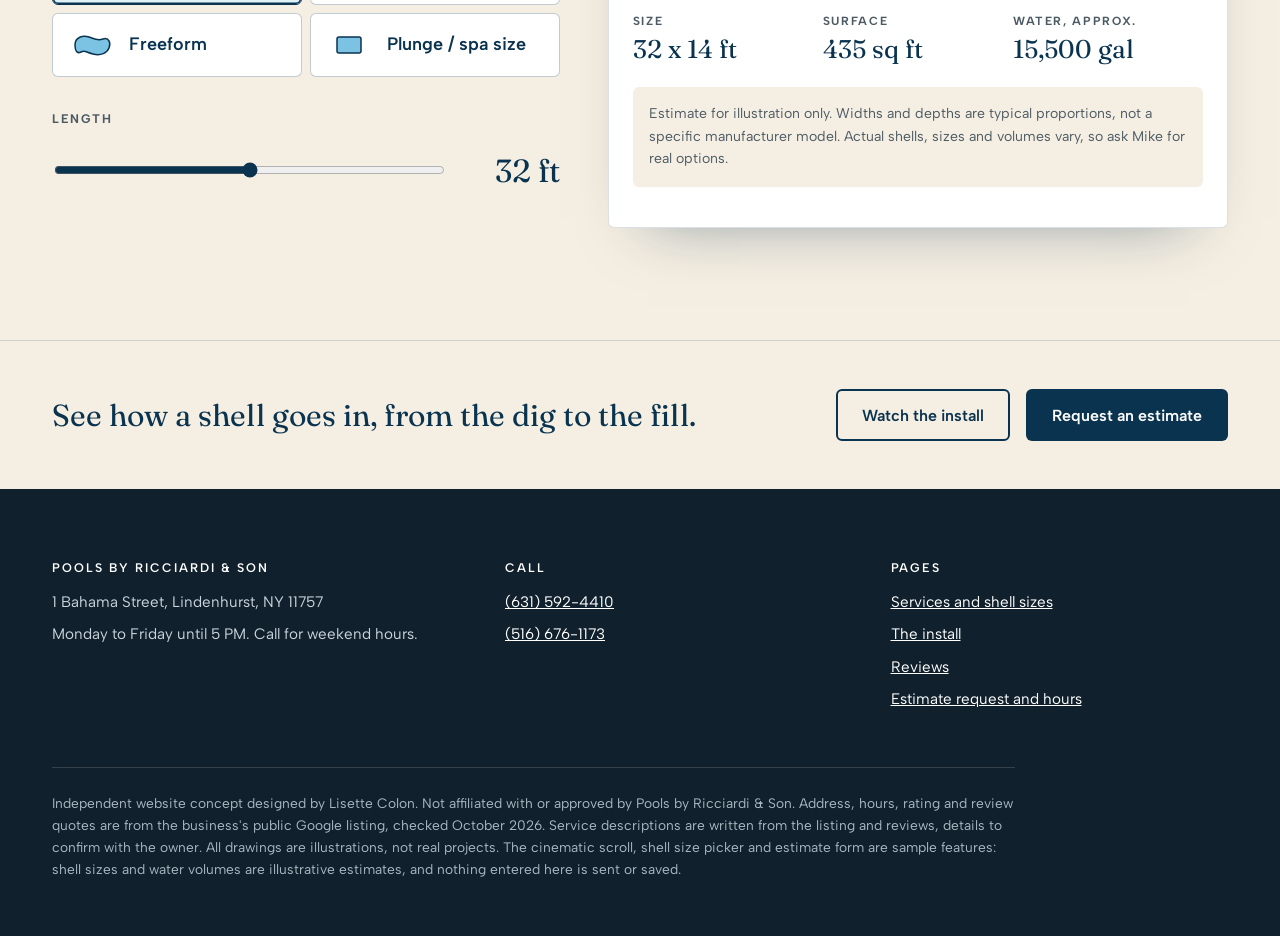
<file: services.html>
<!doctype html>
<html lang="en">
<head>
<meta charset="utf-8">
<meta name="viewport" content="width=device-width, initial-scale=1">
<title>Services and shell sizes | Pools by Ricciardi &amp; Son (concept)</title>
<meta name="description" content="Website concept for Pools by Ricciardi & Son of Lindenhurst, NY: in-ground fiberglass pools, crane lift installs, pools and spas, and a sample shell size picker.">
<meta name="robots" content="noindex">
<link rel="preconnect" href="https://fonts.googleapis.com">
<link rel="preconnect" href="https://fonts.gstatic.com" crossorigin>
<link href="https://fonts.googleapis.com/css2?family=Fraunces:opsz,wght@9..144,400;9..144,600;9..144,700&family=Albert+Sans:wght@400;500;600;700&display=swap" rel="stylesheet">
<link rel="stylesheet" href="styles.css">
</head>
<body>
<a class="skip" href="#main">Skip to content</a>
<div class="concept">Website concept by <a href="https://www.lisettecolon.com">Lisette Colon</a>. A sample, not the official Pools by Ricciardi &amp; Son site.</div>

<header class="site" data-nav-header>
 <div class="wrap hd">
  <a class="brand" href="index.html" aria-label="Pools by Ricciardi and Son, home">
   <svg viewBox="0 0 44 44" aria-hidden="true"><rect x="1" y="1" width="42" height="42" rx="6" fill="#0a3350"/><path d="M8 20h28v10a6 6 0 0 1-6 6H14a6 6 0 0 1-6-6z" fill="#1f7fb3"/><path d="M8 24c4 0 4-2.5 7-2.5S19 24 22 24s4-2.5 7-2.5 4 2.5 7 2.5" stroke="#dff1f8" stroke-width="1.8" fill="none"/><path d="M22 4v10M18 10h8" stroke="#e9dcc6" stroke-width="1.8"/></svg>
   <span><b>Ricciardi &amp; Son</b><small>Pools &middot; Lindenhurst</small></span>
  </a>
  <nav id="nav" aria-label="Main" data-nav-menu>
   <ul>
    <li><a href="services.html" aria-current="page">Services</a></li>
    <li><a href="install.html">The install</a></li>
    <li><a href="reviews.html">Reviews</a></li>
    <li><a href="contact.html">Contact</a></li>
    <li class="nav-cta"><a class="btn btn-deep" href="tel:+16315924410">Call (631) 592-4410</a></li>
   </ul>
  </nav>
  <div class="hd-call">
   <a class="btn btn-deep" href="tel:+16315924410"><svg viewBox="0 0 24 24" fill="none" stroke="currentColor" stroke-width="2" aria-hidden="true"><path d="M5 3h4l2 5-2.5 1.5a11 11 0 0 0 6 6L16 13l5 2v4a2 2 0 0 1-2 2A16 16 0 0 1 3 5a2 2 0 0 1 2-2"/></svg>(631) 592-4410</a>
   <button class="menu-btn" type="button" aria-expanded="false" aria-controls="nav" data-nav-toggle><i aria-hidden="true"><span></span><span></span><span></span></i><b>Menu</b></button>
  </div>
 </div>
</header>

<main id="main">
<section class="spec" id="services">
 <div class="wrap spec-grid">
  <div class="spec-head">
   <p class="eyebrow">What we build</p>
   <h1>One shell, made in a single piece, set into place by crane.</h1>
   <p>Fiberglass is the work customers mention most in reviews. A fiberglass shell is made off-site and arrives in one piece, ready to be set.</p>
   <a class="btn btn-ghost" href="#sizes">Try the shell size picker</a>
  </div>
  <div class="rows">
   <article class="row">
    <span class="n">01</span>
    <div>
     <h3>In-ground fiberglass pools</h3>
     <p>From the first measurements to the day the water goes in. We help you pick a shape and size that fits the yard, the setbacks and the way your family swims.</p>
     <span class="tagline">Most mentioned in Google reviews</span>
     <dl><div><dt>Shell</dt><dd>One piece</dd></div><div><dt>Finish</dt><dd>Smooth gelcoat</dd></div><div><dt>Fit</dt><dd>Sized to your yard</dd></div></dl>
    </div>
   </article>
   <article class="row">
    <span class="n">02</span>
    <div>
     <h3>Crane lift installs</h3>
     <p>When a shell can't come through the side gate, it comes over the house. The crane sets it straight into a prepared, leveled excavation.</p>
     <dl><div><dt>Access</dt><dd>Over the roof</dd></div><div><dt>Set</dt><dd>Level and plumb</dd></div><div><dt>Shell</dt><dd>Arrives whole</dd></div></dl>
    </div>
   </article>
   <article class="row">
    <span class="n">03</span>
    <div>
     <h3>Pools and spas</h3>
     <p>Pools and spas are both part of the work. Every backyard is different, so the first step is a conversation with Mike about yours.</p>
     <dl><div><dt>Spas</dt><dd>Ask about options</dd></div><div><dt>First step</dt><dd>A phone call</dd></div><div><dt>Area</dt><dd>Nassau, Suffolk</dd></div></dl>
    </div>
   </article>
  </div>
 </div>
</section>

<section class="tool" id="sizes">
 <div class="wrap tool-grid">
  <div>
   <span class="sample-tag">Sample tool</span>
   <h2>Picture your shell before the first call.</h2>
   <p class="tool-lede">Choose a shape and a length. The drawing redraws to scale on a 2 foot grid, and the volume is worked out from those dimensions.</p>
   <form id="shellForm" onsubmit="return false">
    <fieldset>
     <legend>Shape</legend>
     <div class="shapes">
      <label><input type="radio" name="shape" value="rect" checked><svg viewBox="0 0 44 28" aria-hidden="true"><rect x="3" y="5" width="38" height="18" rx="2" fill="#7cc3e3" stroke="#0a3350" stroke-width="1.5"/></svg>Rectangle</label>
      <label><input type="radio" name="shape" value="roman"><svg viewBox="0 0 44 28" aria-hidden="true"><path d="M8 5h28a6 9 0 0 1 0 18H8a6 9 0 0 1 0-18z" fill="#7cc3e3" stroke="#0a3350" stroke-width="1.5"/></svg>Roman end</label>
      <label><input type="radio" name="shape" value="free"><svg viewBox="0 0 44 28" aria-hidden="true"><path d="M6 14c0-8 8-10 14-8s8 4 14 2 8 4 6 9-8 8-16 6-8-4-12-2-6-1-6-7z" fill="#7cc3e3" stroke="#0a3350" stroke-width="1.5"/></svg>Freeform</label>
      <label><input type="radio" name="shape" value="plunge"><svg viewBox="0 0 44 28" aria-hidden="true"><rect x="10" y="6" width="24" height="16" rx="2" fill="#7cc3e3" stroke="#0a3350" stroke-width="1.5"/></svg>Plunge / spa size</label>
     </div>
    </fieldset>
    <fieldset>
     <legend>Length</legend>
     <div class="len-row"><input type="range" id="len" min="24" max="40" step="2" value="32" aria-label="Pool length in feet"><output id="lenOut" for="len">32 ft</output></div>
    </fieldset>
   </form>
  </div>
  <div class="plan-card">
   <svg id="plan" viewBox="0 0 480 280" role="img" aria-label="Top view drawing of the selected pool shape, to scale"></svg>
   <dl class="stats" aria-live="polite">
    <div><dt>Size</dt><dd id="stSize">32 x 14 ft</dd></div>
    <div><dt>Surface</dt><dd id="stArea">435 sq ft</dd></div>
    <div><dt>Water, approx.</dt><dd id="stGal">15,400 gal</dd></div>
   </dl>
   <p class="est">Estimate for illustration only. Widths and depths are typical proportions, not a specific manufacturer model. Actual shells, sizes and volumes vary, so ask Mike for real options.</p>
  </div>
 </div>
</section>
<section class="next" aria-label="Next">
 <div class="wrap">
  <p>See how a shell goes in, from the dig to the fill.</p>
  <div class="next-actions">
   <a class="btn btn-ghost" href="install.html">Watch the install</a>
   <a class="btn btn-deep" href="contact.html">Request an estimate</a>
  </div>
 </div>
</section>
</main>

<footer>
 <div class="wrap">
  <div class="ft">
   <div>
    <h4>Pools by Ricciardi &amp; Son</h4>
    <p>1 Bahama Street, Lindenhurst, NY 11757</p>
    <p>Monday to Friday until 5 PM. Call for weekend hours.</p>
   </div>
   <div>
    <h4>Call</h4>
    <p><a href="tel:+16315924410">(631) 592-4410</a></p>
    <p><a href="tel:+15166761173">(516) 676-1173</a></p>
   </div>
   <div>
    <h4>Pages</h4>
    <p><a href="services.html">Services and shell sizes</a></p>
    <p><a href="install.html">The install</a></p>
    <p><a href="reviews.html">Reviews</a></p>
    <p><a href="contact.html">Estimate request and hours</a></p>
   </div>
  </div>
  <p class="disc">Independent website concept designed by Lisette Colon. Not affiliated with or approved by Pools by Ricciardi &amp; Son. Address, hours, rating and review quotes are from the business's public Google listing, checked October 2026. Service descriptions are written from the listing and reviews, details to confirm with the owner. All drawings are illustrations, not real projects. The cinematic scroll, shell size picker and estimate form are sample features: shell sizes and water volumes are illustrative estimates, and nothing entered here is sent or saved.</p>
 </div>
</footer>
<a class="btn btn-deep sticky-call" href="tel:+16315924410">Call (631) 592-4410</a>
<script src="site.js"></script>
<!-- navkit: sticky-nav helpers (anchor offset, active section, menu keyboard). Insert once, right before </body>. -->
<style data-navkit>
[id]{scroll-margin-top:calc(var(--hh,80px) + 14px)}
[data-nav-header] a[aria-current="true"],[data-nav-menu] a[aria-current="true"]{text-decoration:underline;text-decoration-thickness:2px;text-underline-offset:6px}
</style>
<script data-navkit>
(function(){
  var d=document.documentElement;
  var hdr=document.querySelector('[data-nav-header]')||document.querySelector('header');
  if(!hdr)return;hdr.setAttribute('data-nav-header','');
  var setH=function(){var r=hdr.getBoundingClientRect();var pos=getComputedStyle(hdr).position;d.style.setProperty('--hh',((pos==='sticky'||pos==='fixed')?Math.round(r.height):0)+'px')};
  setH();addEventListener('resize',setH);addEventListener('load',setH);if(document.fonts&&document.fonts.ready)document.fonts.ready.then(setH);
  // menu: toggle button + panel
  var tog=hdr.querySelector('[data-nav-toggle]')||hdr.querySelector('button[aria-controls]')||[].slice.call(hdr.querySelectorAll('button')).filter(function(b){return /menu|nav|burger/i.test((b.getAttribute('aria-label')||'')+' '+b.className+' '+b.textContent)})[0];
  var menu=document.querySelector('[data-nav-menu]')||(tog&&tog.getAttribute('aria-controls')&&document.getElementById(tog.getAttribute('aria-controls')));
  if(menu)menu.setAttribute('data-nav-menu','');
  if(tog){
    if(!tog.hasAttribute('aria-expanded'))tog.setAttribute('aria-expanded','false');
    tog.addEventListener('click',function(){setTimeout(function(){var o=tog.getAttribute('aria-expanded')==='true';if(o&&menu){var f=menu.querySelector('a,button');if(f)f.focus({preventScroll:true})}},30)});
    document.addEventListener('keydown',function(e){if(e.key==='Escape'&&tog.getAttribute('aria-expanded')==='true'){tog.click();tog.focus()}});
    if(menu)[].slice.call(menu.querySelectorAll('a[href^="#"]')).forEach(function(a){a.addEventListener('click',function(){setTimeout(function(){if(tog.getAttribute('aria-expanded')==='true')tog.click()},0)})});
  }
  // active section (stable: last linked section whose top passed just below the header)
  var links=[].slice.call(document.querySelectorAll('[data-nav-header] a[href^="#"],[data-nav-menu] a[href^="#"]')).filter(function(a){var h=a.getAttribute('href');return h.length>1&&h!=='#top'&&document.getElementById(h.slice(1))});
  if(links.length){
    var ids=[];links.forEach(function(a){var id=a.getAttribute('href').slice(1);if(ids.indexOf(id)<0)ids.push(id)});
    ids.sort(function(a,b){return document.getElementById(a).compareDocumentPosition(document.getElementById(b))&2?1:-1});
    var cur=null,tk=false;
    var upd=function(){tk=false;var hh=parseFloat(getComputedStyle(d).getPropertyValue('--hh'))||0;var line=hh+Math.min(160,innerHeight*.25),pick=null;
      ids.forEach(function(id){if(document.getElementById(id).getBoundingClientRect().top<=line)pick=id});
      if(Math.ceil(scrollY+innerHeight)>=d.scrollHeight-2)pick=ids[ids.length-1];
      if(pick===cur)return;cur=pick;links.forEach(function(a){if(a.getAttribute('href')==='#'+pick)a.setAttribute('aria-current','true');else a.removeAttribute('aria-current')})};
    addEventListener('scroll',function(){if(!tk){tk=true;requestAnimationFrame(upd)}},{passive:true});addEventListener('resize',upd);upd();
  }
  // direct links: re-align after layout settles
  if(location.hash.length>1){var t=document.getElementById(decodeURIComponent(location.hash.slice(1)));if(t)addEventListener('load',function(){setH();t.scrollIntoView({block:'start'})})}
})();
</script>
</body>
</html>
</file>
<file: styles.css>
:root{
 --deep:#0a3350;--deep-2:#0e4466;--pool:#1f7fb3;--pool-l:#7cc3e3;--foam:#dff1f8;
 --sand:#e9dcc6;--trav:#f5eee2;--trav-d:#d6c4a5;--stone:#8a7458;--ink:#10202c;--muted:#4c5a64;--white:#fff;
 --s1:4px;--s2:8px;--s3:16px;--s4:24px;--s5:32px;--s6:48px;--s7:72px;--s8:112px;
 --wrap:1240px;--r:6px;
 --serif:"Fraunces",Georgia,"Times New Roman",serif;--sans:"Albert Sans",system-ui,-apple-system,"Segoe UI",sans-serif;
}
*{box-sizing:border-box}
html{scroll-behavior:smooth}
body{margin:0;font-family:var(--sans);font-size:18px;line-height:1.6;color:var(--ink);background:var(--trav);-webkit-font-smoothing:antialiased;overflow-x:hidden}
a{color:inherit}
:focus-visible{outline:3px solid #f0a33a;outline-offset:3px;border-radius:2px}
h1,h2,h3,h4{font-family:var(--serif);font-style:normal;font-weight:600;line-height:1.05;margin:0;letter-spacing:-.01em}
em,i{font-style:normal}
p{margin:0 0 var(--s3)}
.wrap{max-width:var(--wrap);margin:0 auto;padding:0 var(--s5)}
.skip{position:absolute;left:-999px;top:0;background:#fff;padding:var(--s2) var(--s3);z-index:100}
.skip:focus{left:var(--s3);top:var(--s3)}
.eyebrow{font-size:.8rem;font-weight:700;letter-spacing:.18em;text-transform:uppercase;color:var(--pool);margin:0 0 var(--s3);display:flex;align-items:center;gap:var(--s3)}
.eyebrow::before{content:"";width:40px;height:2px;background:currentColor}
.btn{display:inline-flex;align-items:center;justify-content:center;gap:var(--s2);min-height:52px;padding:0 var(--s4);border-radius:var(--r);font:600 1rem var(--sans);text-decoration:none;border:2px solid transparent;cursor:pointer;transition:background .2s,color .2s,border-color .2s}
.btn-deep{background:var(--deep);color:#fff}.btn-deep:hover{background:var(--deep-2)}
.btn-ghost{border-color:var(--deep);color:var(--deep);background:transparent}.btn-ghost:hover{background:var(--deep);color:#fff}
.btn-sand{background:var(--sand);color:var(--deep)}.btn-sand:hover{background:#fff}
.btn svg{width:18px;height:18px}

/* concept bar */
.concept{background:var(--ink);color:#e8eef2;font-size:.82rem;text-align:center;padding:var(--s2) var(--s3);line-height:1.4}
.concept a{color:#fff;font-weight:700}

/* header */
header.site{position:sticky;top:0;z-index:50;background:rgba(245,238,226,.97);backdrop-filter:blur(8px);border-bottom:1px solid rgba(10,51,80,.12)}
.hd{display:flex;align-items:center;justify-content:space-between;gap:var(--s4);min-height:76px}
.brand{display:flex;align-items:center;gap:var(--s3);text-decoration:none;color:var(--deep)}
.brand svg{width:44px;height:44px;flex:none}
.brand b{font-family:var(--serif);font-weight:600;font-size:1.3rem;display:block;line-height:1.05}
.brand small{display:block;font-size:.72rem;letter-spacing:.2em;text-transform:uppercase;color:var(--muted);font-weight:600}
nav#nav ul{list-style:none;display:flex;gap:var(--s5);margin:0;padding:0}
nav#nav a{text-decoration:none;font-weight:600;font-size:.95rem;color:var(--deep);padding:var(--s3) 0;display:inline-block;min-height:44px}
nav#nav a:hover{color:var(--pool)}
.hd-call{display:flex;align-items:center;gap:var(--s3)}
.menu-btn{display:none;height:48px;padding:0 var(--s3) 0 12px;border:1.5px solid var(--deep);border-radius:var(--r);background:transparent;cursor:pointer;color:var(--deep);font:600 .95rem/1 var(--sans);align-items:center;gap:8px}
.menu-btn i{display:block;width:20px}.menu-btn b{font-weight:600}
.menu-btn span{display:block;width:20px;height:2px;background:currentColor;margin:4px auto;transition:transform .2s}
nav#nav li.nav-cta{display:none}
.menu-btn[aria-expanded="true"] span:nth-child(1){transform:translateY(6px) rotate(45deg)}
.menu-btn[aria-expanded="true"] span:nth-child(2){opacity:0}
.menu-btn[aria-expanded="true"] span:nth-child(3){transform:translateY(-6px) rotate(-45deg)}

/* hero */
.hero{position:relative;padding:var(--s7) 0 0;overflow:hidden}
.hero-grid{display:grid;grid-template-columns:1.15fr .85fr;gap:var(--s6);align-items:end}
.hero h1{font-size:clamp(2.6rem,5.6vw,5.2rem);color:var(--deep);font-weight:600;letter-spacing:-.025em}
.hero h1 .lift{display:inline-block;color:var(--pool)}
.hero-side p{font-size:1.15rem;color:var(--muted);max-width:30em}
.hero-actions{display:flex;flex-wrap:wrap;gap:var(--s3);margin-top:var(--s4)}
.section-draw{margin-top:var(--s6);position:relative}
.section-draw svg{display:block;width:100%;height:auto}
.draw-cap{display:flex;justify-content:space-between;gap:var(--s4);flex-wrap:wrap;font-size:.8rem;letter-spacing:.14em;text-transform:uppercase;color:var(--muted);font-weight:600;padding:var(--s3) 0}
.wave-anim{animation:drift 7s ease-in-out infinite alternate}
@keyframes drift{from{transform:translateX(0)}to{transform:translateX(-40px)}}

/* proof */
.proof{background:var(--deep);color:#fff}
.proof .wrap{display:grid;grid-template-columns:auto 1fr 1fr 1fr;align-items:center;gap:var(--s5);padding-top:var(--s5);padding-bottom:var(--s5)}
.score{display:flex;align-items:baseline;gap:var(--s3)}
.score b{font-family:var(--serif);font-size:3.4rem;font-weight:600;line-height:1}
.stars{display:flex;gap:2px}
.stars svg{width:18px;height:18px}
.proof-item{border-left:1px solid rgba(255,255,255,.22);padding-left:var(--s4)}
.proof-item b{display:block;font-family:var(--serif);font-size:1.35rem;font-weight:600}
.proof-item span{font-size:.92rem;color:#c5d9e6}

/* services spec */
.spec{padding:var(--s8) 0}
.spec-grid{display:grid;grid-template-columns:.8fr 1.2fr;gap:var(--s7)}
.spec-head{position:sticky;top:120px;align-self:start}
.spec-head h1,.spec-head h2{font-size:clamp(2.2rem,3.8vw,3.4rem);color:var(--deep)}
.spec-head p{margin-top:var(--s4);color:var(--muted)}
.rows{border-top:2px solid var(--deep)}
.row{display:grid;grid-template-columns:72px 1fr;gap:var(--s4);padding:var(--s5) 0;border-bottom:1px solid rgba(10,51,80,.18)}
.row .n{font-family:var(--serif);font-size:2rem;color:var(--pool);line-height:1}
.row h3{font-size:1.7rem;color:var(--deep);margin-bottom:var(--s2)}
.row p{color:var(--muted);margin:0}
.tagline{display:inline-block;margin-top:var(--s3);font-size:.78rem;font-weight:700;letter-spacing:.14em;text-transform:uppercase;color:var(--stone)}
.row dl{display:grid;grid-template-columns:repeat(3,1fr);gap:var(--s3);margin:var(--s4) 0 0}
.row dt{font-size:.74rem;letter-spacing:.14em;text-transform:uppercase;color:var(--muted);font-weight:700}
.row dd{margin:var(--s1) 0 0;font-weight:600;color:var(--deep)}

/* add-on cinematic */
.addon{background:var(--deep);color:#fff;position:relative}
.addon-intro{padding:var(--s8) 0 var(--s6)}
.addon-intro .eyebrow{color:var(--pool-l)}
.addon-top{display:grid;grid-template-columns:1.2fr .8fr;gap:var(--s6);align-items:start}
.addon h1,.addon h2{font-size:clamp(2.2rem,4vw,3.6rem)}
.addon-intro p{color:#cfe0eb}
.price-card{border:1px solid rgba(255,255,255,.25);border-radius:var(--r);padding:var(--s5)}
.price-card .price{font-family:var(--serif);font-size:2.6rem;line-height:1}
.price-card .price small{font-family:var(--sans);font-size:.9rem;color:#cfe0eb;margin-left:var(--s2)}
.price-card ul{margin:var(--s4) 0 0;padding:0;list-style:none}
.price-card li{padding:var(--s2) 0 var(--s2) var(--s5);position:relative;color:#e6eff5;border-top:1px solid rgba(255,255,255,.1)}
.price-card li::before{content:"";position:absolute;left:0;top:19px;width:16px;height:2px;background:var(--pool-l)}
.sample-note{margin-top:var(--s4);font-size:.88rem;color:#b9d3e3;border-left:3px solid #f0a33a;padding-left:var(--s3)}
.cine-track{height:280vh;position:relative}
.cine-stage{position:sticky;top:76px;height:calc(100vh - 76px);min-height:520px;display:flex;flex-direction:column;justify-content:center;padding:var(--s4) 0}
.cine-stage svg{width:100%;height:auto;max-height:calc(100vh - 210px);display:block}
.cine-ui{display:grid;grid-template-columns:1fr auto;gap:var(--s4);align-items:center;margin-top:var(--s4)}
.chapters{display:grid;grid-template-columns:repeat(4,1fr);gap:var(--s2);list-style:none;margin:0;padding:0}
.chapters li{border-top:3px solid rgba(255,255,255,.2);padding-top:var(--s2);font-size:.85rem;color:#9fbdd0;transition:color .3s,border-color .3s}
.chapters li b{display:block;font-family:var(--serif);font-size:1.1rem;color:inherit;font-weight:600}
.chapters li.on{border-color:var(--pool-l);color:#fff}
.scrub{display:flex;align-items:center;gap:var(--s3);font-size:.85rem;color:#cfe0eb}
.scrub input{width:180px;accent-color:var(--pool-l);height:44px}
.reduced .cine-track{height:auto}
.reduced .cine-stage{position:relative;top:0;height:auto}

/* tool */
.tool{padding:var(--s8) 0;background:var(--trav)}
.tool-grid{display:grid;grid-template-columns:.9fr 1.1fr;gap:var(--s6);align-items:start}
.tool h1,.tool h2{font-size:clamp(2.2rem,3.8vw,3.4rem);color:var(--deep)}
.tool-lede{color:var(--muted);margin-top:var(--s3)}
fieldset{border:0;padding:0;margin:var(--s5) 0 0}
legend{font-size:.78rem;font-weight:700;letter-spacing:.14em;text-transform:uppercase;color:var(--muted);margin-bottom:var(--s3);padding:0}
.shapes{display:grid;grid-template-columns:repeat(2,1fr);gap:var(--s2)}
.shapes label{position:relative;display:flex;align-items:center;gap:var(--s3);min-height:64px;padding:var(--s2) var(--s3);border:1.5px solid rgba(10,51,80,.25);border-radius:var(--r);cursor:pointer;background:#fff;font-weight:600;color:var(--deep)}
.shapes input{position:absolute;opacity:0;pointer-events:none}
.shapes svg{width:44px;height:28px;flex:none}
.shapes label:has(input:checked){border-color:var(--deep);box-shadow:inset 0 0 0 1.5px var(--deep);background:var(--foam)}
.shapes label:has(input:focus-visible){outline:3px solid #f0a33a;outline-offset:2px}
.len-row{display:flex;align-items:center;gap:var(--s4)}
.len-row input{flex:1;accent-color:var(--deep);height:44px}
.len-row output{font-family:var(--serif);font-size:2rem;color:var(--deep);min-width:4.2ch;text-align:right}
.plan-card{background:#fff;border-radius:var(--r);border:1px solid rgba(10,51,80,.15);padding:var(--s4);box-shadow:0 30px 60px -40px rgba(10,51,80,.5)}
.plan-card svg{width:100%;height:auto;display:block}
.stats{display:grid;grid-template-columns:repeat(3,1fr);border-top:1px solid rgba(10,51,80,.15);margin-top:var(--s3)}
.stats div{padding:var(--s3) var(--s3) 0 0}
.stats dt{font-size:.74rem;letter-spacing:.14em;text-transform:uppercase;font-weight:700;color:var(--muted)}
.stats dd{margin:var(--s1) 0 0;font-family:var(--serif);font-size:1.6rem;color:var(--deep);line-height:1.1}
.est{font-size:.88rem;color:var(--muted);margin-top:var(--s4);padding:var(--s3);background:var(--trav);border-radius:var(--r)}
.sample-tag{display:inline-block;font-size:.72rem;font-weight:700;letter-spacing:.14em;text-transform:uppercase;color:var(--stone);border:1px solid var(--trav-d);padding:var(--s1) var(--s2);border-radius:3px;margin-bottom:var(--s3)}

/* reviews */
.reviews{background:var(--sand);padding:var(--s8) 0;position:relative;overflow:hidden}
.reviews-grid{display:grid;grid-template-columns:1.3fr .7fr;gap:var(--s6);align-items:end}
.big-quote{font-family:var(--serif);font-size:clamp(1.8rem,3.2vw,2.8rem);line-height:1.2;color:var(--deep);margin:0;font-weight:400}
.big-quote::before{content:"\201C";display:block;font-size:6rem;line-height:.6;color:var(--pool);height:.45em}
figcaption{margin-top:var(--s4);font-weight:600;color:var(--muted);font-size:.95rem}
.side-quotes{display:grid;gap:var(--s4)}
.side-quotes figure{margin:0;background:var(--trav);padding:var(--s4);border-radius:var(--r);border-left:4px solid var(--pool)}
.side-quotes blockquote{margin:0;font-family:var(--serif);font-size:1.2rem;line-height:1.35;color:var(--deep)}
.side-quotes figcaption{margin-top:var(--s3)}

/* visit */
.visit{padding:var(--s8) 0;background:var(--trav)}
.visit-grid{display:grid;grid-template-columns:repeat(3,1fr);border-top:2px solid var(--deep)}
.visit-grid > div{padding:var(--s5) var(--s4) var(--s5) 0}
.visit-grid > div + div{border-left:1px solid rgba(10,51,80,.18);padding-left:var(--s4)}
.visit h1,.visit h2{font-size:clamp(2.2rem,3.8vw,3.4rem);color:var(--deep);margin-bottom:var(--s5)}
.visit h3{font-size:1.3rem;color:var(--deep);margin-bottom:var(--s3)}
.visit p{color:var(--muted)}
.hours{width:100%;border-collapse:collapse}
.hours td{padding:var(--s2) 0;border-bottom:1px dashed rgba(10,51,80,.2)}
.hours td:last-child{text-align:right;font-weight:600;color:var(--deep)}
.tel{font-family:var(--serif);font-size:1.5rem;color:var(--deep);text-decoration:none;display:inline-block;min-height:44px;padding:var(--s1) 0}
.tel:hover{color:var(--pool)}

/* contact */
.contact{background:var(--deep);color:#fff;padding:var(--s8) 0}
.contact-grid{display:grid;grid-template-columns:.8fr 1.2fr;gap:var(--s7)}
.contact h1,.contact h2{font-size:clamp(2.2rem,3.8vw,3.4rem)}
.contact .lede{color:#cfe0eb;margin-top:var(--s4)}
.form{background:var(--trav);color:var(--ink);border-radius:var(--r);padding:var(--s5)}
.fgrid{display:grid;grid-template-columns:1fr 1fr;gap:var(--s4)}
.field{display:flex;flex-direction:column;gap:var(--s2)}
.field.full{grid-column:1/-1}
.field label{font-weight:600;font-size:.92rem;color:var(--deep)}
.field input,.field select,.field textarea{font:inherit;font-size:1rem;padding:var(--s3);min-height:52px;border:1.5px solid rgba(10,51,80,.3);border-radius:var(--r);background:#fff;color:var(--ink)}
.field textarea{min-height:120px;resize:vertical}
.field input:focus,.field select:focus,.field textarea:focus{border-color:var(--deep);outline:none;box-shadow:0 0 0 3px rgba(31,127,179,.25)}
.field .msg{display:none;color:#a3271b;font-size:.85rem;font-weight:600}
.field.err input,.field.err select,.field.err textarea{border-color:#a3271b}
.field.err .msg{display:block}
.demo-note{font-size:.85rem;color:var(--muted);margin:var(--s3) 0 0}
.done{background:var(--trav);color:var(--ink);border-radius:var(--r);padding:var(--s6) var(--s5)}
.done h3{font-size:2rem;color:var(--deep);margin-bottom:var(--s3)}
.done:focus{outline:none}

/* footer */
footer{background:var(--ink);color:#c9d4dc;padding:var(--s7) 0 var(--s6);font-size:.95rem}
.ft{display:grid;grid-template-columns:1.2fr 1fr 1fr;gap:var(--s6)}
footer h4{font-family:var(--sans);font-size:.78rem;letter-spacing:.16em;text-transform:uppercase;color:#fff;margin-bottom:var(--s3)}
footer a{color:#fff}
footer p{margin:0 0 var(--s2)}
.disc{margin-top:var(--s6);padding-top:var(--s4);border-top:1px solid rgba(255,255,255,.15);font-size:.86rem;color:#a9b8c3;max-width:70em}
.sticky-call{display:none}

@media (max-width:1024px){
 .hero-grid,.spec-grid,.tool-grid,.addon-top,.contact-grid,.reviews-grid{grid-template-columns:1fr}
 .spec-head{position:static}
 .proof .wrap{grid-template-columns:1fr 1fr}
 .proof-item:nth-child(3){border-left:0;padding-left:0}
}
@media (max-width:900px){
 nav#nav{position:absolute;left:0;right:0;top:100%;background:var(--trav);border-bottom:1px solid rgba(10,51,80,.15);display:none}
 nav#nav.open{display:block}
 nav#nav ul{flex-direction:column;gap:0;padding:var(--s2) var(--s5) var(--s4)}
 nav#nav a{display:block;padding:var(--s3) 0;border-bottom:1px solid rgba(10,51,80,.1)}
 .menu-btn{display:inline-flex}
 nav#nav{max-height:calc(100dvh - var(--hh,77px));overflow:auto}
 nav#nav li.nav-cta{display:block;padding-top:var(--s4)}
 nav#nav li.nav-cta a{display:flex;justify-content:center;border-bottom:0;color:#fff}
 .visit-grid{grid-template-columns:1fr}
 .visit-grid > div + div{border-left:0;padding-left:0;border-top:1px solid rgba(10,51,80,.18)}
 .ft{grid-template-columns:1fr}
}
@media (max-width:640px){
 body{font-size:17px}
 .wrap{padding:0 var(--s3)}
 .hd-call .btn{display:none}
 .hd{gap:var(--s2)}
 .menu-btn{padding:0 10px;gap:6px}
 .hero{padding-top:var(--s6)}
 .proof .wrap{grid-template-columns:1fr;gap:var(--s4)}
 .proof-item{border-left:0;padding-left:0;border-top:1px solid rgba(255,255,255,.2);padding-top:var(--s3)}
 .row{grid-template-columns:1fr;gap:var(--s2)}
 .row dl{grid-template-columns:1fr 1fr}
 .chapters{grid-template-columns:1fr 1fr}
 .cine-ui{grid-template-columns:1fr}
 .scrub input{flex:1;width:auto}
 .fgrid{grid-template-columns:1fr}
 .form{padding:var(--s4)}
 .stats{grid-template-columns:1fr 1fr}
 .shapes{grid-template-columns:1fr}
 .sticky-call{display:flex;position:fixed;left:var(--s3);right:var(--s3);bottom:var(--s3);z-index:60;min-height:56px;box-shadow:0 10px 30px rgba(0,0,0,.3)}
 footer{padding-bottom:112px}
 .draw-cap{font-size:.7rem}
 .section-draw{overflow:hidden}
 .section-draw svg{width:190%;max-width:none;margin-left:-50%}
 .cine-track{height:220vh}
 .row dl{grid-template-columns:repeat(3,1fr)}
 .row dd{font-size:.92rem}
}
/* multi-page additions */
nav#nav a[aria-current="page"]{color:var(--pool);box-shadow:inset 0 -3px 0 var(--pool)}
[data-nav-header] a[aria-current="true"]{text-decoration-color:var(--pool)}
.reviews h1{font-size:clamp(2.2rem,3.8vw,3.4rem);color:var(--deep);margin-bottom:var(--s5);max-width:16em}
.next{padding:var(--s6) 0;border-top:1px solid rgba(10,51,80,.15);background:var(--trav)}
.next .wrap{display:flex;flex-wrap:wrap;align-items:center;justify-content:space-between;gap:var(--s4)}
.next p{margin:0;font-family:var(--serif);font-size:clamp(1.4rem,2.4vw,1.9rem);color:var(--deep);line-height:1.2}
.next-actions{display:flex;flex-wrap:wrap;gap:var(--s3)}
.guide{padding:var(--s8) 0}
.guide-grid{display:grid;grid-template-columns:.8fr 1.2fr;gap:var(--s7)}
.guide h2{font-size:clamp(2.2rem,3.8vw,3.4rem);color:var(--deep)}
.guide-head p{margin-top:var(--s4);color:var(--muted)}
.guide .row{text-decoration:none;color:inherit;transition:background .2s}
.guide .row:hover h3{color:var(--pool)}
.guide .go{display:inline-flex;align-items:center;gap:var(--s2);margin-top:var(--s3);font-weight:700;font-size:.95rem;color:var(--deep)}
.guide .go svg{width:18px;height:18px;transition:transform .2s}
.guide .row:hover .go svg{transform:translateX(4px)}
.cta{background:var(--deep);color:#fff;padding:var(--s8) 0}
.cta-grid{display:grid;grid-template-columns:1.2fr .8fr;gap:var(--s6);align-items:end}
.cta h2{font-size:clamp(2.2rem,3.8vw,3.4rem)}
.cta p{color:#cfe0eb;margin:var(--s4) 0 0;max-width:32em}
.cta .eyebrow{color:var(--pool-l)}
.cta-actions{display:flex;flex-wrap:wrap;gap:var(--s3)}
.btn-line{border-color:rgba(255,255,255,.6);color:#fff;background:transparent}.btn-line:hover{background:#fff;color:var(--deep)}
@media (max-width:1024px){.guide-grid,.cta-grid{grid-template-columns:1fr}}
@media (max-width:640px){.cta-actions .btn,.next-actions .btn{flex:1 1 100%}}
@media (prefers-reduced-motion:reduce){
 html{scroll-behavior:auto}
 *,*::before,*::after{animation:none!important;transition:none!important}
}
</file>
